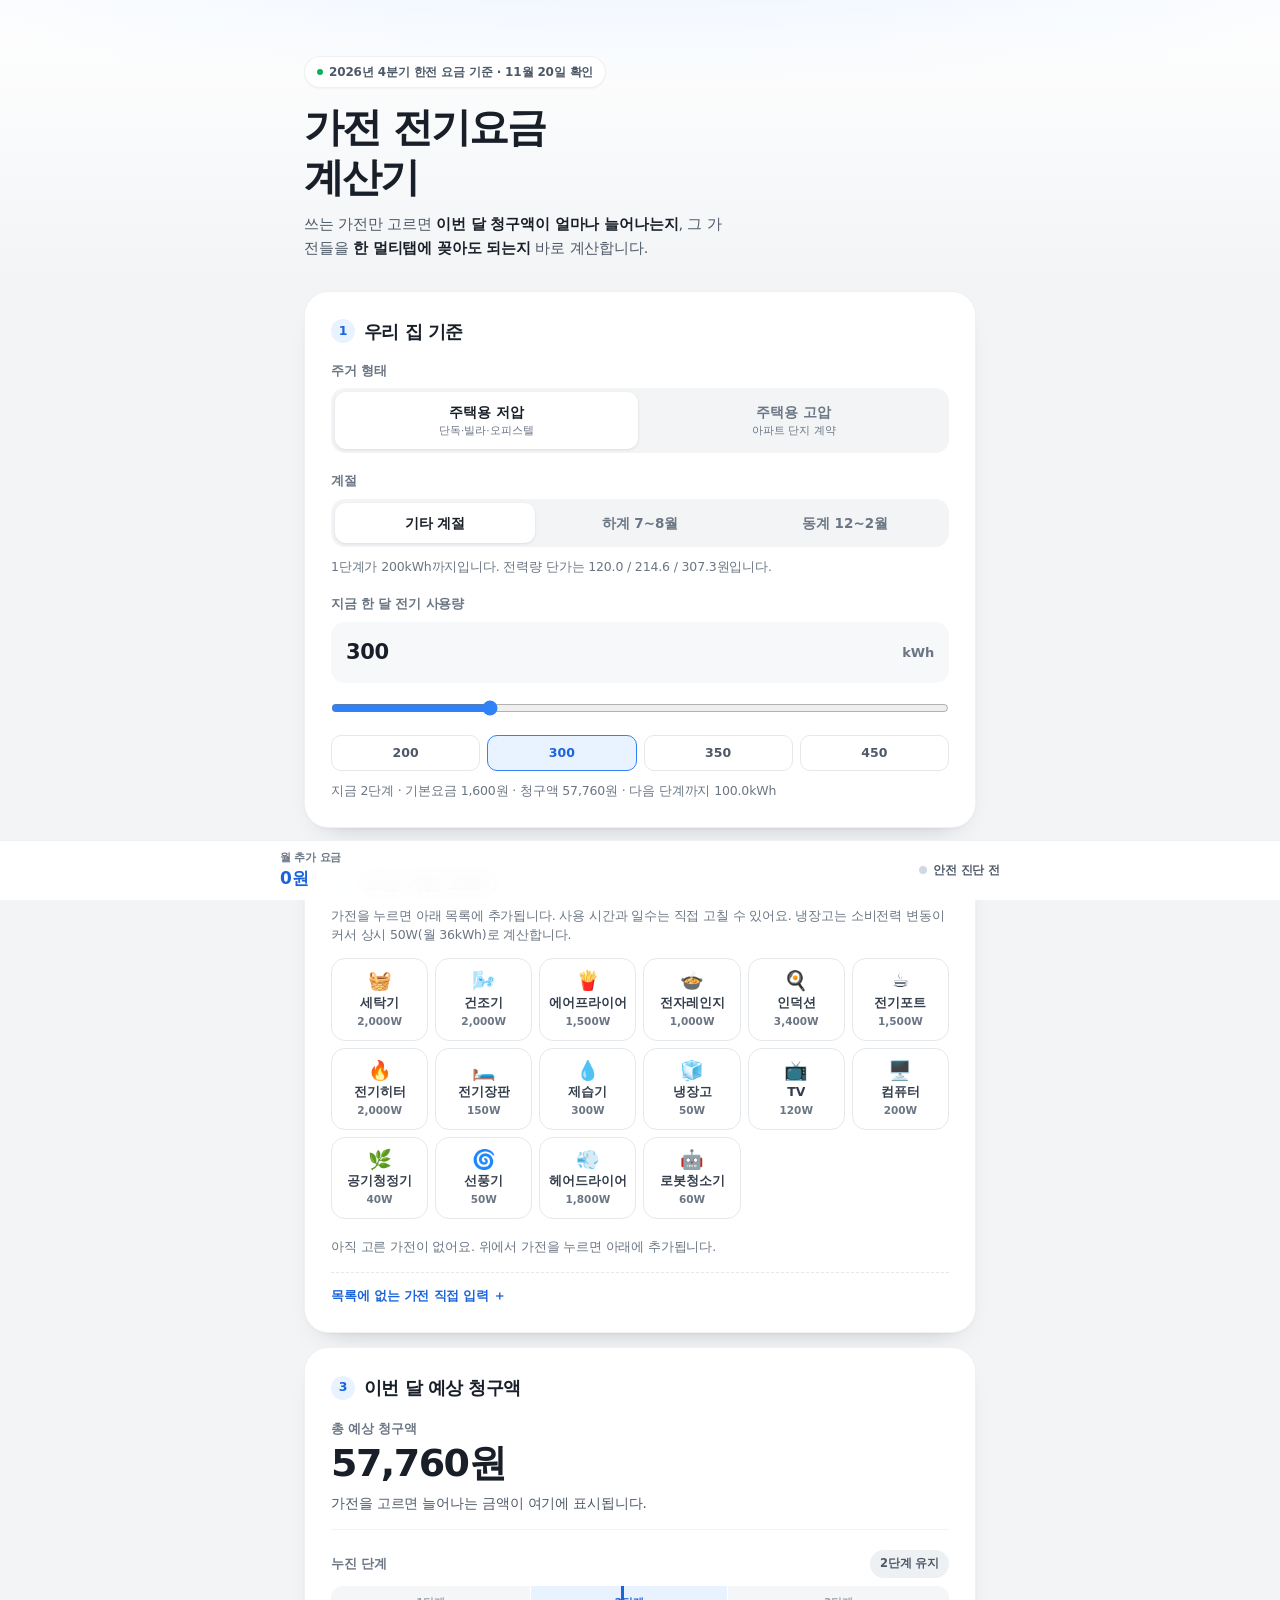
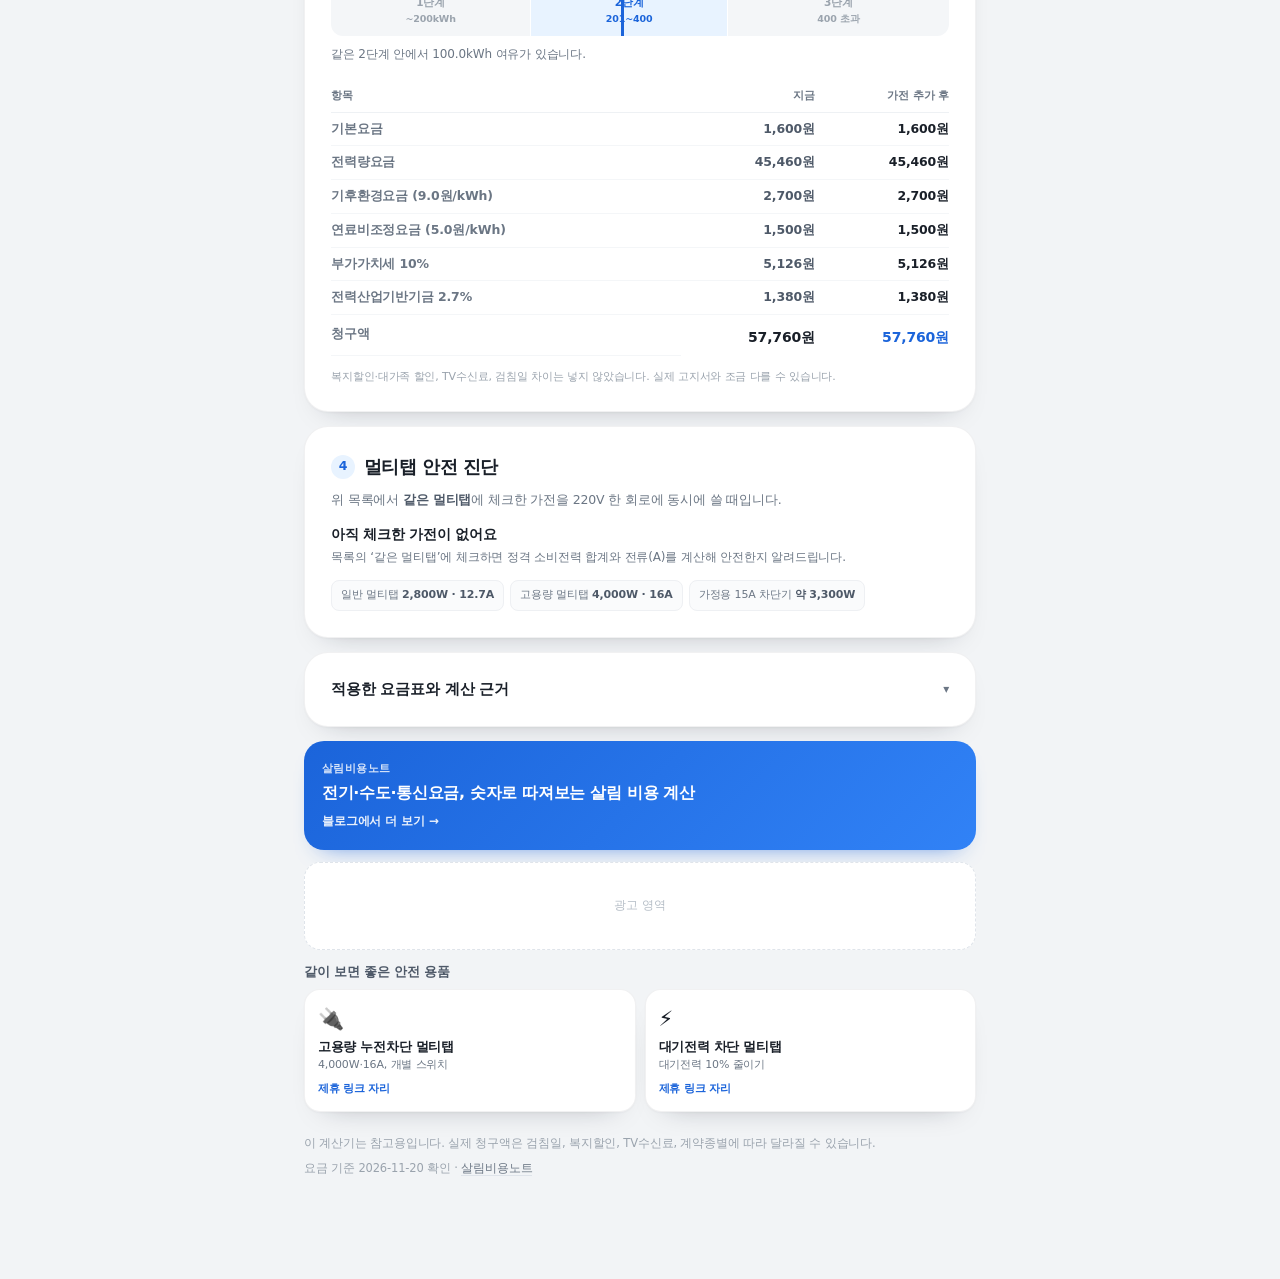
<file: index.html>
<!doctype html>
<html lang="ko">
<head>
<meta charset="utf-8" />
<meta name="viewport" content="width=device-width, initial-scale=1, viewport-fit=cover" />
<title>가전 전기요금 계산기 · 누진제 청구액과 멀티탭 용량 안전 진단</title>
<meta name="description" content="가전별 소비전력으로 한 달 전기 사용량과 주택용 누진제 청구액을 계산하고, 같은 멀티탭에 꽂았을 때 전류·용량이 안전한지 진단합니다. 2026년 4분기 한전 요금 기준." />
<meta name="theme-color" content="#f2f4f6" />
<meta property="og:type" content="website" />
<meta property="og:title" content="가전 전기요금 계산기 · 멀티탭 용량 안전 진단" />
<meta property="og:description" content="쓰는 가전만 고르면 이번 달 청구액이 얼마나 늘어나는지, 한 멀티탭에 꽂아도 되는지 바로 나옵니다." />
<link rel="stylesheet" href="style.css" />
</head>
<body>
<a class="skip-link" href="#calc">본문으로 바로가기</a>

<header class="hero">
  <div class="wrap">
    <p class="badge"><span class="badge-dot" aria-hidden="true"></span>2026년 4분기 한전 요금 기준 · 11월 20일 확인</p>
    <h1>가전 전기요금<br class="br-mobile" /> 계산기</h1>
    <p class="lede">쓰는 가전만 고르면 <strong>이번 달 청구액이 얼마나 늘어나는지</strong>, 그 가전들을 <strong>한 멀티탭에 꽂아도 되는지</strong> 바로 계산합니다.</p>
  </div>
</header>

<main class="wrap" id="calc">

  <!-- 1. 우리 집 기준 -->
  <section class="card" aria-labelledby="h-base">
    <div class="card-head">
      <span class="step" aria-hidden="true">1</span>
      <h2 id="h-base">우리 집 기준</h2>
    </div>

    <div class="field">
      <span class="field-label" id="label-type">주거 형태</span>
      <div class="segmented" role="group" aria-labelledby="label-type" id="type-seg">
        <button type="button" data-type="low" aria-pressed="true">
          <span class="seg-title">주택용 저압</span>
          <span class="seg-sub">단독·빌라·오피스텔</span>
        </button>
        <button type="button" data-type="high" aria-pressed="false">
          <span class="seg-title">주택용 고압</span>
          <span class="seg-sub">아파트 단지 계약</span>
        </button>
      </div>
    </div>

    <div class="field">
      <span class="field-label" id="label-season">계절</span>
      <div class="segmented" role="group" aria-labelledby="label-season" id="season-seg">
        <button type="button" data-season="other" aria-pressed="true">기타 계절</button>
        <button type="button" data-season="summer" aria-pressed="false">하계 7~8월</button>
        <button type="button" data-season="winter" aria-pressed="false">동계 12~2월</button>
      </div>
      <p class="hint" id="season-hint">1단계가 200kWh까지입니다.</p>
    </div>

    <div class="field">
      <label class="field-label" for="base-kwh">지금 한 달 전기 사용량</label>
      <div class="input-unit">
        <input id="base-kwh" type="number" inputmode="numeric" min="0" max="2000" step="10" value="300" />
        <span class="unit">kWh</span>
      </div>
      <input id="base-range" class="range" type="range" min="0" max="1200" step="10" value="300" aria-label="한 달 전기 사용량 조절" />
      <div class="quick-row" id="quick-row">
        <button type="button" data-kwh="200">200</button>
        <button type="button" data-kwh="300">300</button>
        <button type="button" data-kwh="350">350</button>
        <button type="button" data-kwh="450">450</button>
      </div>
      <p class="hint" id="base-hint"></p>
    </div>
  </section>

  <!-- 2. 가전 -->
  <section class="card" aria-labelledby="h-appliance">
    <div class="card-head">
      <span class="step" aria-hidden="true">2</span>
      <h2 id="h-appliance">쓰는 가전 고르기</h2>
    </div>
    <p class="hint hint-top">가전을 누르면 아래 목록에 추가됩니다. 사용 시간과 일수는 직접 고칠 수 있어요. 냉장고는 소비전력 변동이 커서 상시 50W(월 36kWh)로 계산합니다.</p>
    <div class="presets" id="presets"></div>

    <div class="selected" id="selected"></div>

    <details class="add-box">
      <summary>목록에 없는 가전 직접 입력</summary>
      <div class="add-grid">
        <label class="add-field add-name">이름
          <input id="new-name" type="text" maxlength="16" placeholder="예: 노트북 충전기" />
        </label>
        <label class="add-field">소비전력
          <span class="input-suffix"><input id="new-w" type="number" inputmode="numeric" min="1" max="8000" step="10" placeholder="65" /><span>W</span></span>
        </label>
        <label class="add-field">하루
          <span class="input-suffix"><input id="new-hours" type="number" inputmode="decimal" min="0.1" max="24" step="0.5" value="2" /><span>시간</span></span>
        </label>
        <label class="add-field">한 달
          <span class="input-suffix"><input id="new-days" type="number" inputmode="numeric" min="1" max="31" step="1" value="30" /><span>일</span></span>
        </label>
        <button type="button" class="btn-primary add-btn" id="add-btn">추가하기</button>
      </div>
      <p class="hint" id="add-hint" role="status" aria-live="polite"></p>
    </details>
  </section>

  <!-- 3. 결과 -->
  <section class="card result-card" id="result-card" aria-labelledby="h-result">
    <div class="card-head">
      <span class="step" aria-hidden="true">3</span>
      <h2 id="h-result">이번 달 예상 청구액</h2>
    </div>

    <div class="big-money">
      <span class="big-label">총 예상 청구액</span>
      <strong class="big-value" id="total-bill">—</strong>
      <p class="delta" id="delta"></p>
    </div>

    <div class="compare" id="compare" hidden>
      <div class="compare-row">
        <span>지금 사용량</span><strong id="compare-before">—</strong>
      </div>
      <div class="compare-row after">
        <span>가전 추가 후</span><strong id="compare-after">—</strong>
      </div>
      <div class="compare-bar"><span class="bar-before" id="bar-before"></span><span class="bar-after" id="bar-after"></span></div>
      <p class="compare-note" id="compare-note"></p>
    </div>

    <div class="tier-block">
      <div class="tier-head">
        <span class="field-label">누진 단계</span>
        <span class="tier-badge" id="tier-badge">—</span>
      </div>
      <div class="tier-track" id="tier-track">
        <div class="tier-zone z1" data-tier="1"><span>1단계</span><small id="z1-label"></small></div>
        <div class="tier-zone z2" data-tier="2"><span>2단계</span><small id="z2-label"></small></div>
        <div class="tier-zone z3" data-tier="3"><span>3단계</span><small id="z3-label"></small></div>
        <span class="tier-marker before" id="marker-before" title="지금 사용량"></span>
        <span class="tier-marker after" id="marker-after" title="가전 추가 후"></span>
      </div>
      <p class="tier-note" id="tier-note"></p>
    </div>

    <table class="breakdown">
      <caption class="sr-only">청구액 계산 내역</caption>
      <thead>
        <tr><th scope="col">항목</th><th scope="col">지금</th><th scope="col">가전 추가 후</th></tr>
      </thead>
      <tbody id="breakdown-body"></tbody>
    </table>
    <p class="fineprint">복지할인·대가족 할인, TV수신료, 검침일 차이는 넣지 않았습니다. 실제 고지서와 조금 다를 수 있습니다.</p>
  </section>

  <!-- 4. 멀티탭 안전 -->
  <section class="card safety-card" aria-labelledby="h-safety">
    <div class="card-head">
      <span class="step" aria-hidden="true">4</span>
      <h2 id="h-safety">멀티탭 안전 진단</h2>
    </div>
    <p class="hint hint-top">위 목록에서 <strong>같은 멀티탭</strong>에 체크한 가전을 220V 한 회로에 동시에 쓸 때입니다.</p>

    <div class="safety-empty" id="safety-empty">
      <p class="empty-title">아직 체크한 가전이 없어요</p>
      <p class="empty-desc">목록의 ‘같은 멀티탭’에 체크하면 정격 소비전력 합계와 전류(A)를 계산해 안전한지 알려드립니다.</p>
      <div class="limits">
        <span>일반 멀티탭 <strong>2,800W · 12.7A</strong></span>
        <span>고용량 멀티탭 <strong>4,000W · 16A</strong></span>
        <span>가정용 15A 차단기 <strong>약 3,300W</strong></span>
      </div>
    </div>

    <div class="safety-body" id="safety-body" hidden>
      <div class="safety-head">
        <div class="safety-numbers">
          <strong id="safety-watt">0 W</strong>
          <span id="safety-amp">0 A</span>
        </div>
        <span class="pill" id="safety-pill">안전</span>
      </div>

      <div class="gauge" role="img" aria-labelledby="gauge-desc">
        <div class="gauge-track">
          <span class="gauge-fill" id="gauge-fill"></span>
          <span class="gauge-mark" id="gauge-mark"></span>
        </div>
        <div class="gauge-scale">
          <span style="left:0">0</span>
          <span class="mid" style="left:62.2%">2,800W<br /><em>일반</em></span>
          <span class="mid" style="left:88.9%">4,000W<br /><em>고용량 상한</em></span>
        </div>
      </div>
      <p class="sr-only" id="gauge-desc"></p>

      <p class="safety-message" id="safety-message" role="status" aria-live="polite"></p>
      <ul class="tips" id="safety-tips"></ul>
      <div class="safety-items" id="safety-items"></div>
    </div>
  </section>

  <!-- 요금 근거 -->
  <details class="card basis" aria-labelledby="h-basis">
    <summary id="h-basis">적용한 요금표와 계산 근거</summary>
    <div class="basis-body">
      <p class="basis-lead">한국전력 「주택용 전력」 요금표(2023년 11월 9일 시행분이 2026년 11월 현재까지 현행)와 기본공급약관 제67조를 기준으로 계산합니다.</p>
      <div class="table-scroll">
        <table class="rate-table">
          <caption>주택용 전력 기본요금 · 전력량요금</caption>
          <thead>
            <tr><th scope="col">구분</th><th scope="col">1단계</th><th scope="col">2단계</th><th scope="col">3단계</th></tr>
          </thead>
          <tbody>
            <tr><th scope="row">저압 기본요금</th><td>910원</td><td>1,600원</td><td>7,300원</td></tr>
            <tr><th scope="row">저압 전력량</th><td>120.0원</td><td>214.6원</td><td>307.3원</td></tr>
            <tr><th scope="row">고압 기본요금</th><td>730원</td><td>1,260원</td><td>6,060원</td></tr>
            <tr><th scope="row">고압 전력량</th><td>105.0원</td><td>174.0원</td><td>242.3원</td></tr>
            <tr><th scope="row">구간(기타 계절)</th><td>~200kWh</td><td>201~400kWh</td><td>400kWh 초과</td></tr>
            <tr><th scope="row">구간(하계 7~8월)</th><td>~300kWh</td><td>301~450kWh</td><td>450kWh 초과</td></tr>
          </tbody>
        </table>
      </div>
      <ul class="basis-list">
        <li>기후환경요금 <strong>9.0원/kWh</strong> (2023년 1월 1일부터, 이후 변경 없음)</li>
        <li>연료비조정요금 <strong>+5.0원/kWh</strong> — 2026년 4분기(10~12월분). 한전이 산정한 필요단가는 7.3원이었으나 상한 ±5원이 적용됐습니다.</li>
        <li>부가가치세 <strong>10%</strong>, 전력산업기반기금 <strong>2.7%</strong>(2025년 7월 사용분부터, 그 전 3.2%) — 전기요금계 기준</li>
        <li>1,000kWh 초과분은 하계·동계에 슈퍼유저 요율(저압 736.2원, 고압 601.3원/kWh)이 적용됩니다.</li>
        <li>청구금액은 10원 미만 절사, 월 최저요금은 저압 1,000원입니다.</li>
      </ul>
      <p class="basis-src">출처: <a href="https://home.kepco.co.kr/kepco/front/html/CY/E/E/CYEEHP00101.html" target="_blank" rel="noopener">한전 전기요금표</a> · <a href="https://www.kepco.co.kr/home/media/newsroom/notice/boardView.do?boardMngNo=14&amp;boardNo=2759" target="_blank" rel="noopener">2026년 4분기 연료비조정단가 공지</a> · <a href="https://www.easylaw.go.kr/CSP/IssueQaRetrieve.laf?issueqaSeq=407" target="_blank" rel="noopener">법제처 생활법령(기본공급약관 제67조)</a></p>
    </div>
  </details>

  <!-- 수익화 · 블로그 연동 -->
  <section class="promo" aria-label="살림비용노트와 안전 용품">
    <a class="blog-card" href="https://salimcostnote.blogspot.com/" target="_blank" rel="noopener">
      <span class="blog-kicker">살림비용노트</span>
      <span class="blog-title">전기·수도·통신요금, 숫자로 따져보는 살림 비용 계산</span>
      <span class="blog-more">블로그에서 더 보기 →</span>
    </a>

    <!-- 광고 슬롯: 애드센스 승인 후 이 div 안에 광고 코드를 넣으면 됩니다. -->
    <div class="ad-slot" data-slot="ad-1" aria-hidden="true">
      <span>광고 영역</span>
    </div>

    <div class="affiliate">
      <p class="affiliate-title">같이 보면 좋은 안전 용품</p>
      <div class="affiliate-grid">
        <!-- 제휴 링크 자리: href에 쿠팡 파트너스·네이버 쇼핑 커넥트 링크를 넣으세요. -->
        <a class="affiliate-card" href="#" data-slot="affiliate-1">
          <span class="aff-thumb" aria-hidden="true">🔌</span>
          <span class="aff-name">고용량 누전차단 멀티탭</span>
          <span class="aff-desc">4,000W·16A, 개별 스위치</span>
          <span class="aff-cta">제휴 링크 자리</span>
        </a>
        <a class="affiliate-card" href="#" data-slot="affiliate-2">
          <span class="aff-thumb" aria-hidden="true">⚡</span>
          <span class="aff-name">대기전력 차단 멀티탭</span>
          <span class="aff-desc">대기전력 10% 줄이기</span>
          <span class="aff-cta">제휴 링크 자리</span>
        </a>
      </div>
    </div>
  </section>
</main>

<footer class="footer">
  <div class="wrap">
    <p>이 계산기는 참고용입니다. 실제 청구액은 검침일, 복지할인, TV수신료, 계약종별에 따라 달라질 수 있습니다.</p>
    <p class="footer-meta">요금 기준 2026-11-20 확인 · <a href="https://salimcostnote.blogspot.com/" target="_blank" rel="noopener">살림비용노트</a></p>
  </div>
</footer>

<div class="sticky" id="sticky">
  <div class="sticky-inner">
    <div class="sticky-money">
      <span>월 추가 요금</span>
      <strong id="sticky-delta">0원</strong>
    </div>
    <div class="sticky-safety">
      <span class="dot" id="sticky-dot" aria-hidden="true"></span>
      <span id="sticky-safety">안전 진단 전</span>
    </div>
  </div>
</div>

<noscript>
  <p class="noscript">이 계산기는 자바스크립트로 동작합니다. 브라우저에서 자바스크립트를 켜 주세요.</p>
</noscript>

<script src="tariff.js"></script>
<script src="app.js"></script>
</body>
</html>
</file>
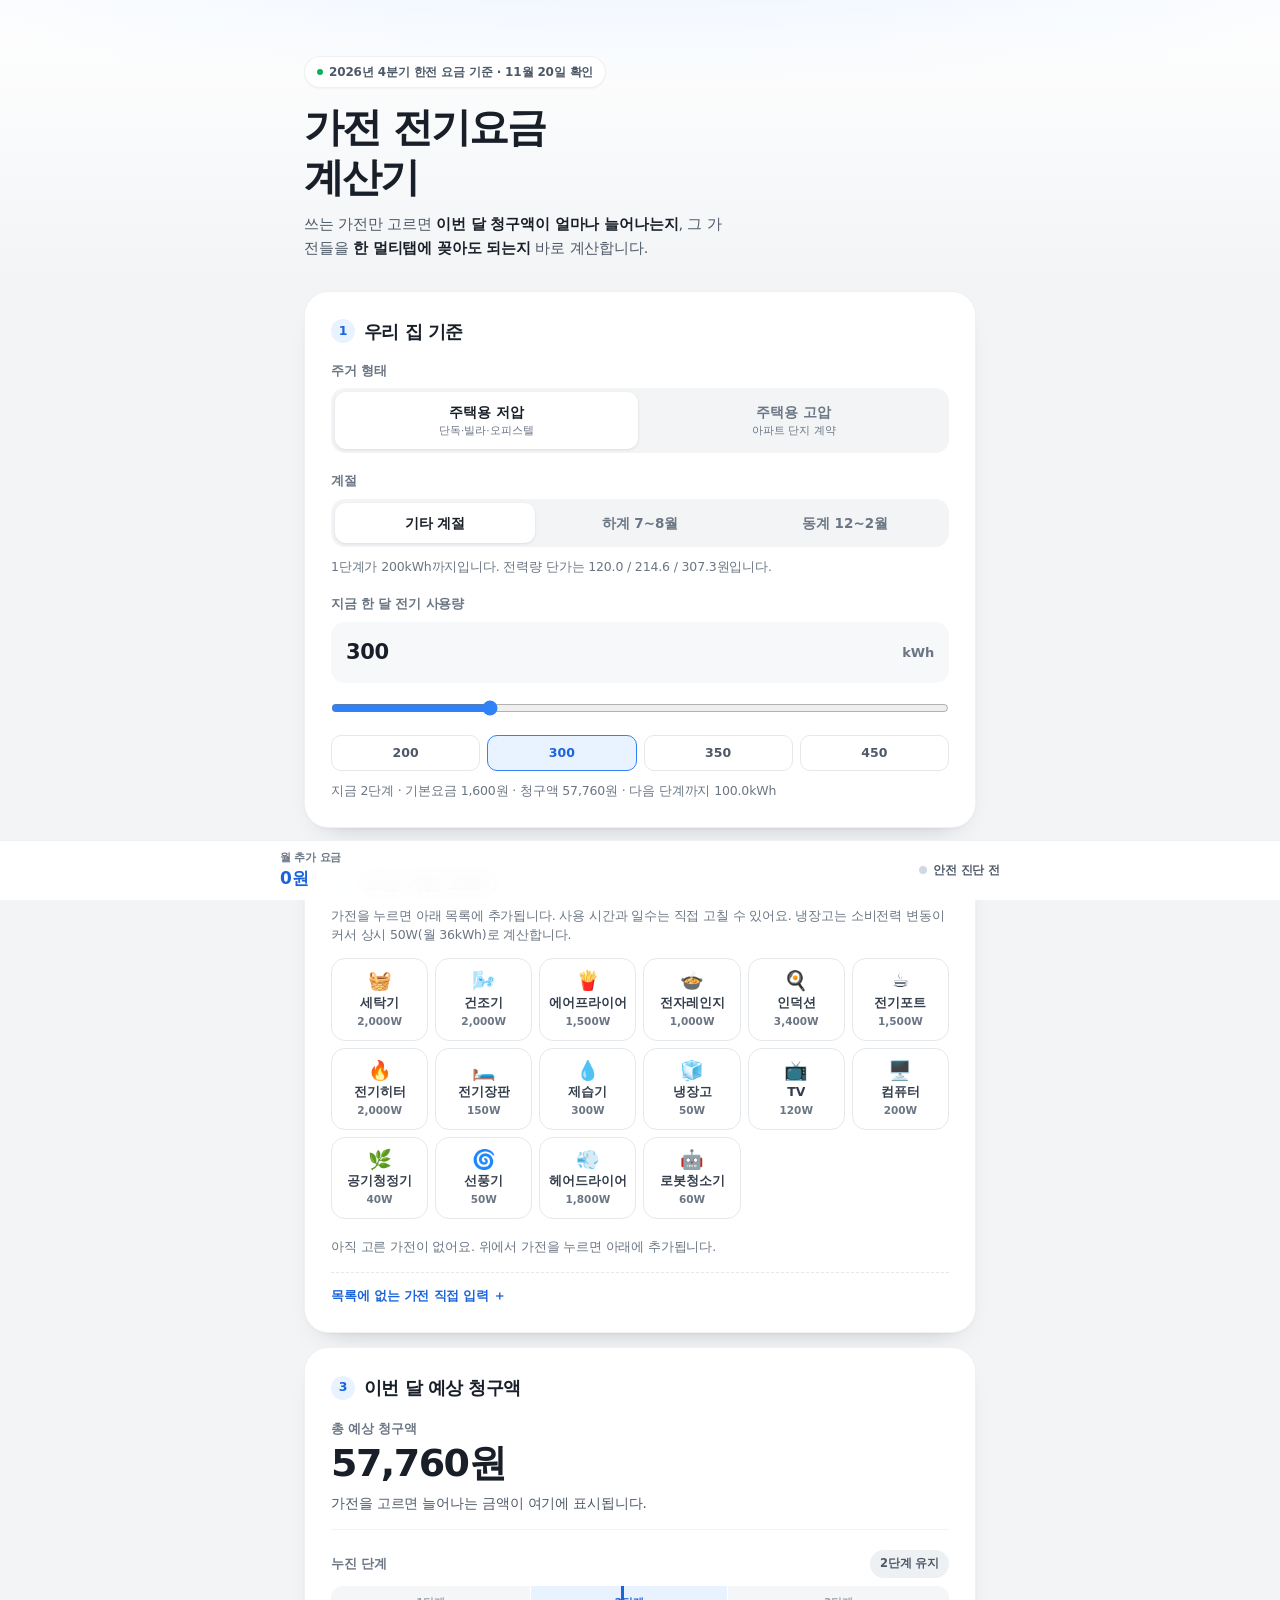
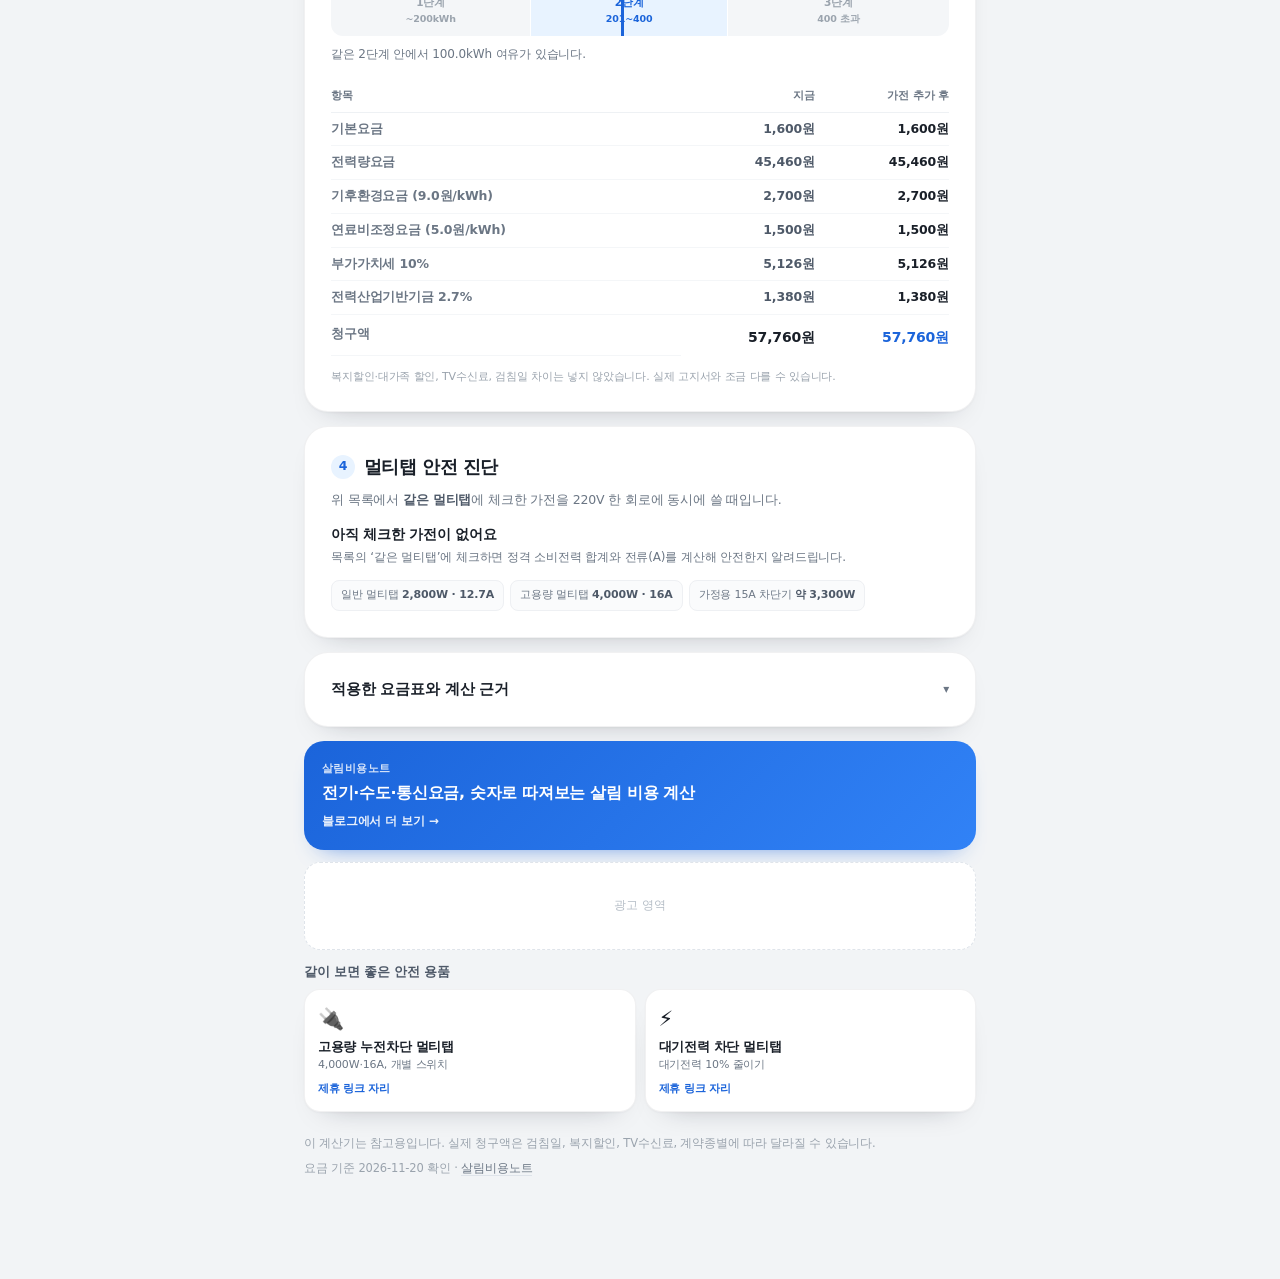
<file: embed.html>
<!doctype html>
<html lang="ko">
<head>
<meta charset="utf-8" />
<meta name="viewport" content="width=device-width, initial-scale=1, viewport-fit=cover" />
<title>가전 전기요금 계산기 · 누진제 청구액과 멀티탭 용량 안전 진단</title>
<meta name="description" content="가전별 소비전력으로 한 달 전기 사용량과 주택용 누진제 청구액을 계산하고, 같은 멀티탭에 꽂았을 때 전류·용량이 안전한지 진단합니다. 2026년 4분기 한전 요금 기준." />
<meta name="theme-color" content="#f2f4f6" />
<meta property="og:type" content="website" />
<meta property="og:title" content="가전 전기요금 계산기 · 멀티탭 용량 안전 진단" />
<meta property="og:description" content="쓰는 가전만 고르면 이번 달 청구액이 얼마나 늘어나는지, 한 멀티탭에 꽂아도 되는지 바로 나옵니다." />
<style>
/* 가전 전기요금 계산기 — 외부 의존성 없는 단일 스타일시트 */

:root {
  --bg: #f2f4f6;
  --card: #ffffff;
  --text: #191f28;
  --text-sub: #4e5968;
  --text-weak: #6b7684;
  --line: rgba(17, 24, 39, 0.06);
  --blue: #3182f6;
  --blue-deep: #1b64da;
  --blue-weak: #e8f3ff;
  --green: #0ab05e;
  --amber: #ff9500;
  --red: #f04452;
  --radius: 22px;
  --shadow: 0 1px 2px rgba(17, 24, 39, 0.03), 0 14px 30px -22px rgba(17, 24, 39, 0.35);
}

* { box-sizing: border-box; }

html { -webkit-text-size-adjust: 100%; }

body {
  margin: 0;
  background: var(--bg);
  color: var(--text);
  font-family: -apple-system, BlinkMacSystemFont, "Apple SD Gothic Neo", "Pretendard",
    "Noto Sans KR", "Malgun Gothic", "맑은 고딕", system-ui, sans-serif;
  font-size: 15px;
  line-height: 1.5;
  letter-spacing: -0.01em;
  -webkit-font-smoothing: antialiased;
}

.wrap {
  width: 100%;
  max-width: 720px;
  margin: 0 auto;
  padding: 0 16px;
}

.sr-only {
  position: absolute;
  width: 1px; height: 1px;
  padding: 0; margin: -1px;
  overflow: hidden;
  clip: rect(0 0 0 0);
  white-space: nowrap;
  border: 0;
}

.skip-link {
  position: absolute;
  left: -9999px;
  top: 0;
  background: #fff;
  padding: 12px 16px;
  border-radius: 0 0 12px 0;
  z-index: 50;
}
.skip-link:focus { left: 0; }

/* ── 히어로 ─────────────────────────────────────────── */
.hero {
  padding: 40px 0 22px;
  background:
    radial-gradient(120% 80% at 50% -20%, #e9f2ff 0%, rgba(233, 242, 255, 0) 60%),
    linear-gradient(180deg, #ffffff 0%, var(--bg) 100%);
}
.badge {
  display: inline-flex;
  align-items: center;
  gap: 6px;
  margin: 0 0 14px;
  padding: 6px 12px;
  border-radius: 999px;
  background: #fff;
  border: 1px solid var(--line);
  box-shadow: 0 1px 2px rgba(17, 24, 39, 0.04);
  font-size: 12px;
  font-weight: 600;
  color: var(--text-sub);
}
.badge-dot {
  width: 6px; height: 6px;
  border-radius: 50%;
  background: var(--green);
}
.hero h1 {
  margin: 0 0 10px;
  font-size: clamp(29px, 8vw, 40px);
  line-height: 1.26;
  font-weight: 800;
  letter-spacing: -0.045em;
}
.lede {
  margin: 0;
  font-size: 14.5px;
  line-height: 1.65;
  color: var(--text-sub);
  max-width: 46ch;
}
.lede strong { color: var(--text); font-weight: 700; }
.br-mobile { display: inline; }

/* ── 카드 ───────────────────────────────────────────── */
.card {
  background: var(--card);
  border: 1px solid var(--line);
  border-radius: var(--radius);
  padding: 20px 17px;
  margin-bottom: 12px;
  box-shadow: var(--shadow);
}
.card-head {
  display: flex;
  align-items: center;
  gap: 9px;
  margin-bottom: 16px;
}
.step {
  flex: none;
  display: grid;
  place-items: center;
  width: 24px; height: 24px;
  border-radius: 50%;
  background: var(--blue-weak);
  color: var(--blue-deep);
  font-size: 12.5px;
  font-weight: 800;
}
.card h2 {
  margin: 0;
  font-size: 18px;
  font-weight: 800;
  letter-spacing: -0.03em;
}

.field { margin-bottom: 18px; }
.field:last-child { margin-bottom: 0; }
.field-label {
  display: block;
  margin-bottom: 8px;
  font-size: 13px;
  font-weight: 700;
  color: var(--text-weak);
}

/* 세그먼트 컨트롤 */
.segmented {
  display: flex;
  gap: 5px;
  padding: 4px;
  background: #f2f4f6;
  border-radius: 14px;
}
.segmented button {
  flex: 1;
  display: flex;
  flex-direction: column;
  align-items: center;
  gap: 1px;
  padding: 10px 6px;
  border: 0;
  border-radius: 11px;
  background: transparent;
  color: var(--text-weak);
  font: inherit;
  font-size: 13.5px;
  font-weight: 700;
  cursor: pointer;
  transition: background 0.15s ease, color 0.15s ease, box-shadow 0.15s ease;
}
.segmented button[aria-pressed="true"] {
  background: #fff;
  color: var(--text);
  box-shadow: 0 1px 3px rgba(17, 24, 39, 0.1);
}
.seg-title { font-size: 13.5px; }
.seg-sub { font-size: 10.5px; font-weight: 500; color: var(--text-weak); }
.segmented button[aria-pressed="true"] .seg-sub { color: #6b7684; }

/* 숫자 입력 */
.input-unit {
  display: flex;
  align-items: center;
  gap: 6px;
  padding: 0 14px;
  background: #f7f8fa;
  border: 1px solid transparent;
  border-radius: 14px;
  transition: background 0.15s ease, border-color 0.15s ease;
}
.input-unit:focus-within { background: #fff; border-color: var(--blue); }
.input-unit input {
  flex: 1;
  min-width: 0;
  padding: 14px 0;
  border: 0;
  background: transparent;
  color: var(--text);
  font: inherit;
  font-size: 21px;
  font-weight: 800;
  letter-spacing: -0.02em;
  font-variant-numeric: tabular-nums;
}
.input-unit input:focus { outline: none; }
.input-unit .unit { font-size: 13px; font-weight: 700; color: var(--text-weak); }

input[type="number"] { -moz-appearance: textfield; }
input[type="number"]::-webkit-outer-spin-button,
input[type="number"]::-webkit-inner-spin-button { -webkit-appearance: none; margin: 0; }

.range {
  width: 100%;
  margin: 14px 0 0;
  accent-color: var(--blue);
  height: 22px;
}
.quick-row {
  display: flex;
  gap: 7px;
  margin-top: 8px;
}
.quick-row button {
  flex: 1;
  padding: 8px 0;
  border: 1px solid #e5e8eb;
  border-radius: 10px;
  background: #fff;
  color: var(--text-sub);
  font: inherit;
  font-size: 12.5px;
  font-weight: 700;
  cursor: pointer;
}
.quick-row button[aria-pressed="true"] {
  border-color: var(--blue);
  background: var(--blue-weak);
  color: var(--blue-deep);
}

.hint {
  margin: 10px 0 0;
  font-size: 12.5px;
  line-height: 1.55;
  color: var(--text-weak);
}
.hint strong { color: var(--text-sub); }
.hint-top { margin: -6px 0 14px; }

/* ── 가전 프리셋 ────────────────────────────────────── */
.presets {
  display: grid;
  grid-template-columns: repeat(auto-fill, minmax(88px, 1fr));
  gap: 7px;
}
.preset {
  display: flex;
  flex-direction: column;
  align-items: center;
  gap: 1px;
  padding: 9px 4px 10px;
  border: 1px solid #e5e8eb;
  border-radius: 14px;
  background: #fff;
  color: #333d4b;
  font: inherit;
  font-size: 12.5px;
  font-weight: 700;
  cursor: pointer;
  transition: border-color 0.15s ease, background 0.15s ease, color 0.15s ease;
}
.preset:hover { border-color: #cfd8e3; }
.preset:active { transform: scale(0.98); }
.preset[aria-pressed="true"] {
  border-color: var(--blue);
  background: var(--blue-weak);
  color: var(--blue-deep);
}
.p-emoji { font-size: 19px; line-height: 1.3; }
.p-name { white-space: nowrap; overflow: hidden; text-overflow: ellipsis; max-width: 100%; }
.p-w { font-size: 10.5px; font-weight: 600; color: var(--text-weak); }
.preset[aria-pressed="true"] .p-w { color: var(--blue-deep); opacity: 0.8; }

/* 선택한 가전 */
.selected {
  display: flex;
  flex-direction: column;
  gap: 9px;
  margin-top: 14px;
}
.item {
  padding: 12px 12px 10px;
  border: 1px solid #eef0f3;
  border-radius: 16px;
  background: #fcfdfe;
}
.item-head {
  display: flex;
  align-items: center;
  gap: 7px;
}
.item-emoji { font-size: 17px; }
.item-name {
  flex: 1;
  min-width: 0;
  font-size: 14px;
  font-weight: 700;
  display: flex;
  align-items: baseline;
  gap: 6px;
  overflow: hidden;
}
.item-name > span { overflow: hidden; text-overflow: ellipsis; white-space: nowrap; }
.item-name small { flex: none; font-size: 11px; font-weight: 600; color: var(--text-weak); }
.item-remove {
  flex: none;
  width: 26px; height: 26px;
  display: grid;
  place-items: center;
  border: 0;
  border-radius: 50%;
  background: #f2f4f6;
  color: #8b95a1;
  font-size: 15px;
  line-height: 1;
  cursor: pointer;
}
.item-remove:hover { background: #e8ebee; color: #4e5968; }

.item-controls {
  display: grid;
  grid-template-columns: repeat(3, 1fr);
  gap: 7px;
  margin-top: 9px;
}
.item-controls label {
  display: flex;
  flex-direction: column;
  gap: 3px;
  font-size: 10.5px;
  font-weight: 600;
  color: var(--text-weak);
}
.item-controls input {
  width: 100%;
  padding: 8px 9px;
  border: 1px solid #e5e8eb;
  border-radius: 10px;
  background: #fff;
  color: var(--text);
  font: inherit;
  font-size: 14px;
  font-weight: 700;
  font-variant-numeric: tabular-nums;
}
.item-controls input:focus { outline: none; border-color: var(--blue); }

.item-foot {
  display: flex;
  align-items: center;
  gap: 8px;
  margin-top: 9px;
  font-size: 12px;
}
.check {
  display: inline-flex;
  align-items: center;
  gap: 5px;
  font-size: 12px;
  font-weight: 600;
  color: var(--text-sub);
  cursor: pointer;
}
.check input { width: 15px; height: 15px; accent-color: var(--blue); margin: 0; }
.item-kwh { margin-left: auto; color: var(--text-weak); font-variant-numeric: tabular-nums; }
.item-cost { font-weight: 800; color: var(--blue-deep); font-variant-numeric: tabular-nums; }

/* 직접 입력 */
.add-box {
  margin-top: 16px;
  padding-top: 14px;
  border-top: 1px dashed #e5e8eb;
}
.add-box summary {
  font-size: 12.5px;
  font-weight: 700;
  color: var(--blue-deep);
  cursor: pointer;
  list-style: none;
}
.add-box summary::-webkit-details-marker { display: none; }
.add-box summary::after { content: " ＋"; }
.add-box[open] summary::after { content: " −"; }
.add-grid {
  display: grid;
  grid-template-columns: 1fr 1fr;
  gap: 8px;
  margin-top: 12px;
}
.add-field {
  display: flex;
  flex-direction: column;
  gap: 4px;
  font-size: 10.5px;
  font-weight: 600;
  color: var(--text-weak);
}
.add-name { grid-column: span 2; }
.add-field > input {
  padding: 9px 10px;
  border: 1px solid #e5e8eb;
  border-radius: 10px;
  background: #fff;
  font: inherit;
  font-size: 13.5px;
  font-weight: 600;
  color: var(--text);
}
.add-field > input:focus { outline: none; border-color: var(--blue); }
.input-suffix {
  display: flex;
  align-items: center;
  gap: 4px;
  padding: 0 9px;
  border: 1px solid #e5e8eb;
  border-radius: 10px;
  background: #fff;
}
.input-suffix:focus-within { border-color: var(--blue); }
.input-suffix input {
  width: 100%;
  min-width: 0;
  padding: 9px 0;
  border: 0;
  background: transparent;
  font: inherit;
  font-size: 13.5px;
  font-weight: 700;
  color: var(--text);
}
.input-suffix input:focus { outline: none; }
.input-suffix span { flex: none; font-size: 10.5px; color: var(--text-weak); }
.btn-primary {
  padding: 12px;
  border: 0;
  border-radius: 12px;
  background: var(--blue);
  color: #fff;
  font: inherit;
  font-size: 14px;
  font-weight: 800;
  cursor: pointer;
}
.btn-primary:hover { background: #2b74e0; }
.add-btn { grid-column: span 2; }

/* ── 결과 ───────────────────────────────────────────── */
.big-money {
  padding-bottom: 16px;
  border-bottom: 1px solid #f2f4f6;
}
.big-label { font-size: 12.5px; font-weight: 700; color: var(--text-weak); }
.big-value {
  display: block;
  margin-top: 2px;
  font-size: clamp(30px, 9vw, 38px);
  font-weight: 800;
  letter-spacing: -0.04em;
  line-height: 1.15;
  font-variant-numeric: tabular-nums;
}
.delta {
  margin: 7px 0 0;
  font-size: 13.5px;
  color: var(--text-sub);
  font-variant-numeric: tabular-nums;
}
.delta strong { color: var(--blue-deep); font-weight: 800; }
.delta.up strong { color: var(--red); }

.compare { margin-top: 16px; }
.compare-row {
  display: flex;
  justify-content: space-between;
  padding: 3px 0;
  font-size: 12.5px;
  color: var(--text-weak);
}
.compare-row strong { color: var(--text-sub); font-variant-numeric: tabular-nums; }
.compare-row.after strong { color: var(--blue-deep); font-weight: 800; }
.compare-bar {
  position: relative;
  height: 9px;
  margin: 10px 0 6px;
  border-radius: 999px;
  background: #eef1f4;
  overflow: hidden;
}
.bar-after {
  position: absolute;
  left: 0; top: 0; bottom: 0;
  width: 60%;
  background: #b9d5ff;
  z-index: 1;
}
.bar-before {
  position: absolute;
  left: 0; top: 0; bottom: 0;
  width: 50%;
  background: #8b95a1;
  z-index: 2;
}
.compare-note { margin: 0; font-size: 11.5px; color: var(--text-weak); }

.tier-block { margin-top: 20px; }
.tier-head {
  display: flex;
  align-items: center;
  justify-content: space-between;
  margin-bottom: 8px;
}
.tier-head .field-label { margin: 0; }
.tier-badge {
  padding: 5px 10px;
  border-radius: 999px;
  background: #eef1f4;
  color: var(--text-sub);
  font-size: 11.5px;
  font-weight: 800;
}
.tier-badge.rise { background: #ffeaec; color: #d93a45; }
.tier-badge.high { background: #fff2e5; color: #c9780a; }

.tier-track {
  position: relative;
  display: flex;
  height: 50px;
  border-radius: 12px;
  overflow: hidden;
  background: #f4f6f8;
}
.tier-zone {
  display: flex;
  flex-direction: column;
  align-items: center;
  justify-content: center;
  gap: 1px;
  border-right: 1px solid #fff;
  font-size: 10.5px;
  font-weight: 700;
  color: #9aa3ad;
}
.tier-zone:last-of-type { border-right: 0; }
.tier-zone small { font-size: 9.5px; font-weight: 600; }
.tier-zone.active { background: var(--blue-weak); color: var(--blue-deep); }
.tier-marker {
  position: absolute;
  top: 0; bottom: 0;
  width: 2px;
  background: #b0b8c1;
  z-index: 3;
}
.tier-marker.before { background: #9aa3ad; z-index: 3; }
.tier-marker.after { width: 3px; background: var(--blue-deep); z-index: 4; }
.tier-note {
  margin: 9px 0 0;
  font-size: 12px;
  line-height: 1.55;
  color: var(--text-weak);
}

.breakdown {
  width: 100%;
  margin-top: 18px;
  border-collapse: collapse;
  font-size: 12.5px;
  font-variant-numeric: tabular-nums;
}
.breakdown th,
.breakdown td {
  padding: 7px 0;
  border-bottom: 1px solid #f4f6f8;
  text-align: right;
  font-weight: 600;
  color: var(--text-sub);
}
.breakdown thead th {
  font-size: 11px;
  font-weight: 700;
  color: var(--text-weak);
  border-bottom: 1px solid #eef1f4;
}
.breakdown th:first-child,
.breakdown td:first-child {
  text-align: left;
  font-weight: 600;
  color: var(--text-weak);
}
.breakdown td.after-col { color: var(--text); font-weight: 700; }
.breakdown tbody tr.total td {
  padding-top: 12px;
  border-bottom: 0;
  color: var(--text);
  font-weight: 800;
  font-size: 14px;
}
.breakdown tbody tr.total td.after-col { color: var(--blue-deep); }
.fineprint {
  margin: 12px 0 0;
  font-size: 11px;
  line-height: 1.6;
  color: #9aa3ad;
}

/* ── 멀티탭 안전 ────────────────────────────────────── */
.safety-head {
  display: flex;
  align-items: center;
  justify-content: space-between;
  gap: 10px;
}
.safety-numbers strong {
  font-size: 25px;
  font-weight: 800;
  letter-spacing: -0.03em;
  font-variant-numeric: tabular-nums;
}
.safety-numbers span {
  margin-left: 6px;
  font-size: 13.5px;
  font-weight: 700;
  color: var(--text-weak);
  font-variant-numeric: tabular-nums;
}
.pill {
  flex: none;
  padding: 7px 14px;
  border-radius: 999px;
  background: #e7f7ef;
  color: #059a55;
  font-size: 12.5px;
  font-weight: 800;
}
.pill.warn { background: #fff4e6; color: #c9780a; }
.pill.danger { background: #ffeaec; color: #d93a45; }

.gauge { margin-top: 18px; }
.gauge-track {
  position: relative;
  height: 13px;
  border-radius: 999px;
  background: linear-gradient(
    90deg,
    #d5f2e3 0 49.8%,
    #ffe6bf 49.8% 62.2%,
    #ffd2d7 62.2% 88.9%,
    #f7b0b7 88.9% 100%
  );
}
.gauge-fill {
  position: absolute;
  left: 0; top: 0; bottom: 0;
  width: 0;
  border-radius: 999px;
  background: rgba(25, 31, 40, 0.12);
  transition: width 0.2s ease;
}
.gauge-mark {
  position: absolute;
  top: -4px; bottom: -4px;
  width: 3px;
  margin-left: -1.5px;
  border-radius: 2px;
  background: var(--text);
  left: 0;
  transition: left 0.2s ease;
}
.gauge-scale {
  position: relative;
  height: 26px;
  margin-top: 8px;
  font-size: 10px;
  font-weight: 600;
  color: #9aa3ad;
}
.gauge-scale span {
  position: absolute;
  top: 0;
  line-height: 1.35;
  white-space: nowrap;
}
.gauge-scale span.mid { transform: translateX(-50%); text-align: center; }
.gauge-scale span.end { transform: translateX(-100%); text-align: right; }
.gauge-scale em { font-style: normal; color: #b6bec7; font-weight: 500; }
.safety-message {
  margin: 15px 0 0;
  font-size: 13.5px;
  font-weight: 700;
  line-height: 1.55;
  color: var(--text);
}
.tips {
  margin: 9px 0 0;
  padding-left: 17px;
  font-size: 12px;
  line-height: 1.65;
  color: var(--text-sub);
}
.tips li { margin-bottom: 2px; }
.safety-items {
  display: flex;
  flex-wrap: wrap;
  gap: 6px;
  margin-top: 13px;
}
.safety-items span {
  padding: 5px 9px;
  border-radius: 8px;
  background: #f2f4f6;
  color: var(--text-sub);
  font-size: 11px;
  font-weight: 600;
}
.empty-title { margin: 0 0 4px; font-size: 13.5px; font-weight: 700; }
.empty-desc { margin: 0; font-size: 12px; line-height: 1.6; color: var(--text-weak); }
.limits { display: flex; flex-wrap: wrap; gap: 6px; margin-top: 13px; }
.limits span {
  padding: 6px 9px;
  border: 1px solid #eef0f3;
  border-radius: 8px;
  background: #fafbfc;
  color: var(--text-weak);
  font-size: 11px;
}
.limits strong { color: var(--text-sub); }

/* ── 요금 근거 ──────────────────────────────────────── */
.basis summary {
  font-size: 14.5px;
  font-weight: 800;
  cursor: pointer;
  list-style: none;
  display: flex;
  align-items: center;
  justify-content: space-between;
}
.basis summary::-webkit-details-marker { display: none; }
.basis summary::after { content: "▾"; color: var(--text-weak); font-size: 12px; }
.basis[open] summary::after { content: "▴"; }
.basis-body { margin-top: 14px; }
.basis-lead { margin: 0 0 12px; font-size: 12.5px; line-height: 1.6; color: var(--text-sub); }
.table-scroll { overflow-x: auto; }
.rate-table {
  width: 100%;
  min-width: 420px;
  border-collapse: collapse;
  font-size: 11.5px;
  font-variant-numeric: tabular-nums;
}
.rate-table caption {
  caption-side: top;
  text-align: left;
  padding-bottom: 6px;
  font-size: 11px;
  color: var(--text-weak);
}
.rate-table th,
.rate-table td {
  padding: 7px 8px;
  border: 1px solid #eef1f4;
  text-align: center;
  color: var(--text-sub);
}
.rate-table thead th { background: #f7f8fa; font-weight: 700; color: var(--text-weak); }
.rate-table tbody th { text-align: left; font-weight: 600; color: var(--text-weak); white-space: nowrap; }
.basis-list {
  margin: 14px 0 0;
  padding-left: 17px;
  font-size: 12px;
  line-height: 1.7;
  color: var(--text-sub);
}
.basis-list strong { color: var(--text); }
.basis-src { margin: 12px 0 0; font-size: 11px; line-height: 1.7; color: var(--text-weak); word-break: keep-all; }
.basis-src a { color: var(--blue-deep); text-decoration: none; border-bottom: 1px solid #cfe0f8; }

/* ── 프로모션 ──────────────────────────────────────── */
.promo { margin-top: 2px; }
.blog-card {
  display: flex;
  flex-direction: column;
  gap: 3px;
  margin-bottom: 12px;
  padding: 20px 18px;
  border-radius: 20px;
  background: linear-gradient(135deg, #1b64da 0%, #3182f6 100%);
  color: #fff;
  text-decoration: none;
  box-shadow: 0 12px 24px -18px rgba(27, 100, 218, 0.9);
}
.blog-kicker { font-size: 11px; font-weight: 800; letter-spacing: 0.04em; opacity: 0.82; }
.blog-title { font-size: 16px; font-weight: 800; line-height: 1.45; letter-spacing: -0.02em; }
.blog-more { margin-top: 5px; font-size: 12px; font-weight: 600; opacity: 0.9; }

.ad-slot {
  display: grid;
  place-items: center;
  min-height: 88px;
  margin-bottom: 12px;
  border: 1px dashed #dfe4ea;
  border-radius: 16px;
  background: #fff;
  color: #b6bec7;
  font-size: 11.5px;
  letter-spacing: 0.02em;
}

.affiliate-title { margin: 0 0 8px; font-size: 13px; font-weight: 800; color: var(--text-sub); }
.affiliate-grid { display: grid; grid-template-columns: 1fr 1fr; gap: 9px; }
.affiliate-card {
  display: flex;
  flex-direction: column;
  gap: 1px;
  padding: 14px 13px;
  border: 1px solid var(--line);
  border-radius: 16px;
  background: #fff;
  color: inherit;
  text-decoration: none;
  box-shadow: var(--shadow);
}
.aff-thumb { font-size: 21px; }
.aff-name { font-size: 13px; font-weight: 800; letter-spacing: -0.02em; }
.aff-desc { font-size: 11px; color: var(--text-weak); line-height: 1.45; }
.aff-cta { margin-top: 7px; font-size: 10.5px; font-weight: 800; color: var(--blue-deep); }

/* ── 푸터 / 고정 바 ────────────────────────────────── */
.footer { padding: 22px 0 104px; }
.footer p { margin: 0 0 6px; font-size: 11.5px; line-height: 1.6; color: #9aa3ad; }
.footer-meta { font-size: 11px; }
.footer a { color: var(--text-weak); text-decoration: none; border-bottom: 1px solid #dfe4ea; }

.sticky {
  position: fixed;
  left: 0; right: 0; bottom: 0;
  z-index: 30;
  padding: 9px 16px calc(9px + env(safe-area-inset-bottom));
  background: rgba(255, 255, 255, 0.94);
  backdrop-filter: blur(12px);
  -webkit-backdrop-filter: blur(12px);
  border-top: 1px solid var(--line);
}
.sticky-inner {
  display: flex;
  align-items: center;
  justify-content: space-between;
  gap: 10px;
  max-width: 720px;
  margin: 0 auto;
}
.sticky-money span { display: block; font-size: 10.5px; font-weight: 600; color: var(--text-weak); }
.sticky-money strong {
  font-size: 17px;
  font-weight: 800;
  color: var(--blue-deep);
  font-variant-numeric: tabular-nums;
}
.sticky-safety {
  display: inline-flex;
  align-items: center;
  gap: 6px;
  font-size: 11.5px;
  font-weight: 700;
  color: var(--text-sub);
}
.dot { width: 8px; height: 8px; border-radius: 50%; background: #cfd8e3; }
.dot.safe { background: var(--green); }
.dot.warn { background: var(--amber); }
.dot.danger { background: var(--red); }

.noscript {
  margin: 0;
  padding: 16px;
  background: #ffeaec;
  color: #b52b36;
  font-size: 13px;
  text-align: center;
}

/* ── 반응형 ────────────────────────────────────────── */
@media (max-width: 400px) {
  .card { padding: 18px 14px; }
  .presets { grid-template-columns: repeat(auto-fill, minmax(78px, 1fr)); }
  .hero { padding-top: 30px; }
}

@media (min-width: 720px) {
  body { font-size: 15.5px; }
  .wrap { padding: 0 24px; }
  .card { padding: 26px 26px; border-radius: 24px; margin-bottom: 14px; }
  .hero { padding: 56px 0 30px; }
  .presets { grid-template-columns: repeat(6, 1fr); }
  .item-controls { gap: 12px; }
  .footer { padding-bottom: 96px; }
}

@media (prefers-reduced-motion: reduce) {
  * { transition: none !important; animation: none !important; }
}

button:focus-visible,
input:focus-visible,
summary:focus-visible,
a:focus-visible {
  outline: 2px solid var(--blue);
  outline-offset: 2px;
  border-radius: 6px;
}
</style>
</head>
<body>
<a class="skip-link" href="#calc">본문으로 바로가기</a>

<header class="hero">
  <div class="wrap">
    <p class="badge"><span class="badge-dot" aria-hidden="true"></span>2026년 4분기 한전 요금 기준 · 11월 20일 확인</p>
    <h1>가전 전기요금<br class="br-mobile" /> 계산기</h1>
    <p class="lede">쓰는 가전만 고르면 <strong>이번 달 청구액이 얼마나 늘어나는지</strong>, 그 가전들을 <strong>한 멀티탭에 꽂아도 되는지</strong> 바로 계산합니다.</p>
  </div>
</header>

<main class="wrap" id="calc">

  <!-- 1. 우리 집 기준 -->
  <section class="card" aria-labelledby="h-base">
    <div class="card-head">
      <span class="step" aria-hidden="true">1</span>
      <h2 id="h-base">우리 집 기준</h2>
    </div>

    <div class="field">
      <span class="field-label" id="label-type">주거 형태</span>
      <div class="segmented" role="group" aria-labelledby="label-type" id="type-seg">
        <button type="button" data-type="low" aria-pressed="true">
          <span class="seg-title">주택용 저압</span>
          <span class="seg-sub">단독·빌라·오피스텔</span>
        </button>
        <button type="button" data-type="high" aria-pressed="false">
          <span class="seg-title">주택용 고압</span>
          <span class="seg-sub">아파트 단지 계약</span>
        </button>
      </div>
    </div>

    <div class="field">
      <span class="field-label" id="label-season">계절</span>
      <div class="segmented" role="group" aria-labelledby="label-season" id="season-seg">
        <button type="button" data-season="other" aria-pressed="true">기타 계절</button>
        <button type="button" data-season="summer" aria-pressed="false">하계 7~8월</button>
        <button type="button" data-season="winter" aria-pressed="false">동계 12~2월</button>
      </div>
      <p class="hint" id="season-hint">1단계가 200kWh까지입니다.</p>
    </div>

    <div class="field">
      <label class="field-label" for="base-kwh">지금 한 달 전기 사용량</label>
      <div class="input-unit">
        <input id="base-kwh" type="number" inputmode="numeric" min="0" max="2000" step="10" value="300" />
        <span class="unit">kWh</span>
      </div>
      <input id="base-range" class="range" type="range" min="0" max="1200" step="10" value="300" aria-label="한 달 전기 사용량 조절" />
      <div class="quick-row" id="quick-row">
        <button type="button" data-kwh="200">200</button>
        <button type="button" data-kwh="300">300</button>
        <button type="button" data-kwh="350">350</button>
        <button type="button" data-kwh="450">450</button>
      </div>
      <p class="hint" id="base-hint"></p>
    </div>
  </section>

  <!-- 2. 가전 -->
  <section class="card" aria-labelledby="h-appliance">
    <div class="card-head">
      <span class="step" aria-hidden="true">2</span>
      <h2 id="h-appliance">쓰는 가전 고르기</h2>
    </div>
    <p class="hint hint-top">가전을 누르면 아래 목록에 추가됩니다. 사용 시간과 일수는 직접 고칠 수 있어요. 냉장고는 소비전력 변동이 커서 상시 50W(월 36kWh)로 계산합니다.</p>
    <div class="presets" id="presets"></div>

    <div class="selected" id="selected"></div>

    <details class="add-box">
      <summary>목록에 없는 가전 직접 입력</summary>
      <div class="add-grid">
        <label class="add-field add-name">이름
          <input id="new-name" type="text" maxlength="16" placeholder="예: 노트북 충전기" />
        </label>
        <label class="add-field">소비전력
          <span class="input-suffix"><input id="new-w" type="number" inputmode="numeric" min="1" max="8000" step="10" placeholder="65" /><span>W</span></span>
        </label>
        <label class="add-field">하루
          <span class="input-suffix"><input id="new-hours" type="number" inputmode="decimal" min="0.1" max="24" step="0.5" value="2" /><span>시간</span></span>
        </label>
        <label class="add-field">한 달
          <span class="input-suffix"><input id="new-days" type="number" inputmode="numeric" min="1" max="31" step="1" value="30" /><span>일</span></span>
        </label>
        <button type="button" class="btn-primary add-btn" id="add-btn">추가하기</button>
      </div>
      <p class="hint" id="add-hint" role="status" aria-live="polite"></p>
    </details>
  </section>

  <!-- 3. 결과 -->
  <section class="card result-card" id="result-card" aria-labelledby="h-result">
    <div class="card-head">
      <span class="step" aria-hidden="true">3</span>
      <h2 id="h-result">이번 달 예상 청구액</h2>
    </div>

    <div class="big-money">
      <span class="big-label">총 예상 청구액</span>
      <strong class="big-value" id="total-bill">—</strong>
      <p class="delta" id="delta"></p>
    </div>

    <div class="compare" id="compare" hidden>
      <div class="compare-row">
        <span>지금 사용량</span><strong id="compare-before">—</strong>
      </div>
      <div class="compare-row after">
        <span>가전 추가 후</span><strong id="compare-after">—</strong>
      </div>
      <div class="compare-bar"><span class="bar-before" id="bar-before"></span><span class="bar-after" id="bar-after"></span></div>
      <p class="compare-note" id="compare-note"></p>
    </div>

    <div class="tier-block">
      <div class="tier-head">
        <span class="field-label">누진 단계</span>
        <span class="tier-badge" id="tier-badge">—</span>
      </div>
      <div class="tier-track" id="tier-track">
        <div class="tier-zone z1" data-tier="1"><span>1단계</span><small id="z1-label"></small></div>
        <div class="tier-zone z2" data-tier="2"><span>2단계</span><small id="z2-label"></small></div>
        <div class="tier-zone z3" data-tier="3"><span>3단계</span><small id="z3-label"></small></div>
        <span class="tier-marker before" id="marker-before" title="지금 사용량"></span>
        <span class="tier-marker after" id="marker-after" title="가전 추가 후"></span>
      </div>
      <p class="tier-note" id="tier-note"></p>
    </div>

    <table class="breakdown">
      <caption class="sr-only">청구액 계산 내역</caption>
      <thead>
        <tr><th scope="col">항목</th><th scope="col">지금</th><th scope="col">가전 추가 후</th></tr>
      </thead>
      <tbody id="breakdown-body"></tbody>
    </table>
    <p class="fineprint">복지할인·대가족 할인, TV수신료, 검침일 차이는 넣지 않았습니다. 실제 고지서와 조금 다를 수 있습니다.</p>
  </section>

  <!-- 4. 멀티탭 안전 -->
  <section class="card safety-card" aria-labelledby="h-safety">
    <div class="card-head">
      <span class="step" aria-hidden="true">4</span>
      <h2 id="h-safety">멀티탭 안전 진단</h2>
    </div>
    <p class="hint hint-top">위 목록에서 <strong>같은 멀티탭</strong>에 체크한 가전을 220V 한 회로에 동시에 쓸 때입니다.</p>

    <div class="safety-empty" id="safety-empty">
      <p class="empty-title">아직 체크한 가전이 없어요</p>
      <p class="empty-desc">목록의 ‘같은 멀티탭’에 체크하면 정격 소비전력 합계와 전류(A)를 계산해 안전한지 알려드립니다.</p>
      <div class="limits">
        <span>일반 멀티탭 <strong>2,800W · 12.7A</strong></span>
        <span>고용량 멀티탭 <strong>4,000W · 16A</strong></span>
        <span>가정용 15A 차단기 <strong>약 3,300W</strong></span>
      </div>
    </div>

    <div class="safety-body" id="safety-body" hidden>
      <div class="safety-head">
        <div class="safety-numbers">
          <strong id="safety-watt">0 W</strong>
          <span id="safety-amp">0 A</span>
        </div>
        <span class="pill" id="safety-pill">안전</span>
      </div>

      <div class="gauge" role="img" aria-labelledby="gauge-desc">
        <div class="gauge-track">
          <span class="gauge-fill" id="gauge-fill"></span>
          <span class="gauge-mark" id="gauge-mark"></span>
        </div>
        <div class="gauge-scale">
          <span style="left:0">0</span>
          <span class="mid" style="left:62.2%">2,800W<br /><em>일반</em></span>
          <span class="mid" style="left:88.9%">4,000W<br /><em>고용량 상한</em></span>
        </div>
      </div>
      <p class="sr-only" id="gauge-desc"></p>

      <p class="safety-message" id="safety-message" role="status" aria-live="polite"></p>
      <ul class="tips" id="safety-tips"></ul>
      <div class="safety-items" id="safety-items"></div>
    </div>
  </section>

  <!-- 요금 근거 -->
  <details class="card basis" aria-labelledby="h-basis">
    <summary id="h-basis">적용한 요금표와 계산 근거</summary>
    <div class="basis-body">
      <p class="basis-lead">한국전력 「주택용 전력」 요금표(2023년 11월 9일 시행분이 2026년 11월 현재까지 현행)와 기본공급약관 제67조를 기준으로 계산합니다.</p>
      <div class="table-scroll">
        <table class="rate-table">
          <caption>주택용 전력 기본요금 · 전력량요금</caption>
          <thead>
            <tr><th scope="col">구분</th><th scope="col">1단계</th><th scope="col">2단계</th><th scope="col">3단계</th></tr>
          </thead>
          <tbody>
            <tr><th scope="row">저압 기본요금</th><td>910원</td><td>1,600원</td><td>7,300원</td></tr>
            <tr><th scope="row">저압 전력량</th><td>120.0원</td><td>214.6원</td><td>307.3원</td></tr>
            <tr><th scope="row">고압 기본요금</th><td>730원</td><td>1,260원</td><td>6,060원</td></tr>
            <tr><th scope="row">고압 전력량</th><td>105.0원</td><td>174.0원</td><td>242.3원</td></tr>
            <tr><th scope="row">구간(기타 계절)</th><td>~200kWh</td><td>201~400kWh</td><td>400kWh 초과</td></tr>
            <tr><th scope="row">구간(하계 7~8월)</th><td>~300kWh</td><td>301~450kWh</td><td>450kWh 초과</td></tr>
          </tbody>
        </table>
      </div>
      <ul class="basis-list">
        <li>기후환경요금 <strong>9.0원/kWh</strong> (2023년 1월 1일부터, 이후 변경 없음)</li>
        <li>연료비조정요금 <strong>+5.0원/kWh</strong> — 2026년 4분기(10~12월분). 한전이 산정한 필요단가는 7.3원이었으나 상한 ±5원이 적용됐습니다.</li>
        <li>부가가치세 <strong>10%</strong>, 전력산업기반기금 <strong>2.7%</strong>(2025년 7월 사용분부터, 그 전 3.2%) — 전기요금계 기준</li>
        <li>1,000kWh 초과분은 하계·동계에 슈퍼유저 요율(저압 736.2원, 고압 601.3원/kWh)이 적용됩니다.</li>
        <li>청구금액은 10원 미만 절사, 월 최저요금은 저압 1,000원입니다.</li>
      </ul>
      <p class="basis-src">출처: <a href="https://home.kepco.co.kr/kepco/front/html/CY/E/E/CYEEHP00101.html" target="_blank" rel="noopener">한전 전기요금표</a> · <a href="https://www.kepco.co.kr/home/media/newsroom/notice/boardView.do?boardMngNo=14&amp;boardNo=2759" target="_blank" rel="noopener">2026년 4분기 연료비조정단가 공지</a> · <a href="https://www.easylaw.go.kr/CSP/IssueQaRetrieve.laf?issueqaSeq=407" target="_blank" rel="noopener">법제처 생활법령(기본공급약관 제67조)</a></p>
    </div>
  </details>

  <!-- 수익화 · 블로그 연동 -->
  <section class="promo" aria-label="살림비용노트와 안전 용품">
    <a class="blog-card" href="https://salimcostnote.blogspot.com/" target="_blank" rel="noopener">
      <span class="blog-kicker">살림비용노트</span>
      <span class="blog-title">전기·수도·통신요금, 숫자로 따져보는 살림 비용 계산</span>
      <span class="blog-more">블로그에서 더 보기 →</span>
    </a>

    <!-- 광고 슬롯: 애드센스 승인 후 이 div 안에 광고 코드를 넣으면 됩니다. -->
    <div class="ad-slot" data-slot="ad-1" aria-hidden="true">
      <span>광고 영역</span>
    </div>

    <div class="affiliate">
      <p class="affiliate-title">같이 보면 좋은 안전 용품</p>
      <div class="affiliate-grid">
        <!-- 제휴 링크 자리: href에 쿠팡 파트너스·네이버 쇼핑 커넥트 링크를 넣으세요. -->
        <a class="affiliate-card" href="#" data-slot="affiliate-1">
          <span class="aff-thumb" aria-hidden="true">🔌</span>
          <span class="aff-name">고용량 누전차단 멀티탭</span>
          <span class="aff-desc">4,000W·16A, 개별 스위치</span>
          <span class="aff-cta">제휴 링크 자리</span>
        </a>
        <a class="affiliate-card" href="#" data-slot="affiliate-2">
          <span class="aff-thumb" aria-hidden="true">⚡</span>
          <span class="aff-name">대기전력 차단 멀티탭</span>
          <span class="aff-desc">대기전력 10% 줄이기</span>
          <span class="aff-cta">제휴 링크 자리</span>
        </a>
      </div>
    </div>
  </section>
</main>

<footer class="footer">
  <div class="wrap">
    <p>이 계산기는 참고용입니다. 실제 청구액은 검침일, 복지할인, TV수신료, 계약종별에 따라 달라질 수 있습니다.</p>
    <p class="footer-meta">요금 기준 2026-11-20 확인 · <a href="https://salimcostnote.blogspot.com/" target="_blank" rel="noopener">살림비용노트</a></p>
  </div>
</footer>

<div class="sticky" id="sticky">
  <div class="sticky-inner">
    <div class="sticky-money">
      <span>월 추가 요금</span>
      <strong id="sticky-delta">0원</strong>
    </div>
    <div class="sticky-safety">
      <span class="dot" id="sticky-dot" aria-hidden="true"></span>
      <span id="sticky-safety">안전 진단 전</span>
    </div>
  </div>
</div>

<noscript>
  <p class="noscript">이 계산기는 자바스크립트로 동작합니다. 브라우저에서 자바스크립트를 켜 주세요.</p>
</noscript>

<script>
/*
 * tariff.js — 한국전력 주택용 전력 요금 계산 코어 (외부 의존성 없음)
 *
 * ── 적용 기준 (2026-11-20 확인) ─────────────────────────────────────────────
 * 1) 기본요금·전력량요금: 한전 전기요금표 「주택용 전력」, 2023-11-09 시행분이 현행.
 *    - 저압: 200kWh 이하 910원 / 201~400 1,600원 / 400 초과 7,300원
 *            전력량 120.0 / 214.6 / 307.3 원/kWh
 *    - 고압: 730 / 1,260 / 6,060원, 전력량 105.0 / 174.0 / 242.3 원/kWh
 *    - 하계(7.1~8.31)는 단가가 같고 구간만 300 / 450kWh로 넓어진다.
 *    - 1,000kWh 초과분은 하계(7~8월)·동계(12~2월)에 슈퍼유저 요율
 *      (저압 736.2원, 고압 601.3원/kWh) 적용.
 *    출처: https://home.kepco.co.kr/kepco/front/html/CY/E/E/CYEEHP00101.html
 *          기본공급약관 제67조 및 별표1 (2026-04-01 시행), 법제처 생활법령 정보
 *          https://www.easylaw.go.kr/CSP/IssueQaRetrieve.laf?issueqaSeq=407
 *
 * 2) 기후환경요금: 9.0원/kWh (2023-01-01부터, 변경 공지 없음)
 *
 * 3) 연료비조정요금: 2026년 4분기(10~12월분) +5.0원/kWh.
 *    한전 2026-09-21 공지 「2026년 4분기 연료비조정단가 산정내역」
 *    (산정 필요단가 7.3원 → 상한 ±5원 적용해 5.0원 확정, 기본·전력량·기후환경요금 동결)
 *    https://www.kepco.co.kr/home/media/newsroom/notice/boardView.do?boardMngNo=14&boardNo=2759
 *    ※ 분기마다 바뀌므로 TARIFF.fuel 값을 갱신해야 한다.
 *
 * 4) 부가가치세 10% (전기요금계 기준, 원 미만 반올림)
 *    전력산업기반기금 2.7% (2025-07-01 사용분부터, 전기사업법 시행령 제36조 / 부칙)
 *    — 2024-07~2025-06은 3.2%, 그 전은 3.7%였다.
 *    청구금액 10원 미만 절사, 원 미만 절사 규칙은 한전 요금표 PDF 계산 예시를 따름.
 *
 * 5) 계산 순서: 기본요금 + 전력량요금 + 기후환경요금 + 연료비조정요금 = 전기요금계
 *    → 부가가치세(전기요금계×10%) + 기금(전기요금계×2.7%, 10원 미만 버림) 합산 → 10원 미만 절사
 *    검증: 저압·기타계절 300kWh = 57,760원, 450kWh = 108,050원 (한전·공개자료 게시값과 일치)
 *
 * ※ 복지할인·대가족·출산가구 할인, TV수신료, 검침일 차이에 따른 계절 안분은 반영하지 않는다.
 */
(function (root, factory) {
  if (typeof module === 'object' && module.exports) {
    module.exports = factory();
  } else {
    root.Tariff = factory();
  }
})(typeof globalThis !== 'undefined' ? globalThis : this, function () {
  'use strict';

  var TARIFF = {
    effectiveFrom: '2023-11-09',
    checkedAt: '2026-11-20',
    climate: 9.0,
    fuel: 5.0,
    fuelPeriod: '2026년 10~12월분',
    fundRate: 0.027,
    vatRate: 0.10,
    minMonthly: 1000,
    superUserFrom: 1000,
    types: {
      low: {
        label: '주택용 저압',
        base: [910, 1600, 7300],
        rates: [120.0, 214.6, 307.3],
        superUser: 736.2
      },
      high: {
        label: '주택용 고압',
        base: [730, 1260, 6060],
        rates: [105.0, 174.0, 242.3],
        superUser: 601.3
      }
    },
    bounds: {
      other: [200, 400],
      summer: [300, 450],
      winter: [200, 400]
    }
  };

  function round10(n) {
    return Math.floor(n / 10 + 1e-9) * 10;
  }

  function tierBounds(season) {
    return TARIFF.bounds[season] || TARIFF.bounds.other;
  }

  /** 총 사용량이 속한 누진 단계(1~3). */
  function tierOf(kwh, season) {
    var b = tierBounds(season);
    if (kwh <= b[0]) return 1;
    if (kwh <= b[1]) return 2;
    return 3;
  }

  /**
   * 전력량요금(원). 구간별로 나눠 곱하고 원 미만은 버린다.
   * 하계·동계 1,000kWh 초과분은 슈퍼유저 요율을 적용한다.
   */
  function energyCharge(kwh, type, season) {
    if (!(kwh > 0)) return 0;
    var t = TARIFF.types[type] || TARIFF.types.low;
    var b = tierBounds(season);
    var superActive =
      (season === 'summer' || season === 'winter') && kwh > TARIFF.superUserFrom;
    var caps = [b[0], b[1], superActive ? TARIFF.superUserFrom : Infinity];
    var prev = 0;
    var sum = 0;
    for (var i = 0; i < 3; i++) {
      var seg = Math.min(kwh, caps[i]) - prev;
      if (seg > 0) sum += seg * t.rates[i];
      prev = caps[i];
      if (kwh <= caps[i]) break;
    }
    if (superActive) sum += (kwh - TARIFF.superUserFrom) * t.superUser;
    return Math.floor(sum + 1e-9);
  }

  /**
   * 한 달 청구액 전체.
   * @returns {{kwh:number,type:string,season:string,tier:number,
   *   base:number,energy:number,climate:number,fuel:number,
   *   subtotal:number,vat:number,fund:number,total:number}}
   */
  function computeBill(kwh, type, season, opts) {
    opts = opts || {};
    var climate = opts.climate != null ? opts.climate : TARIFF.climate;
    var fuel = opts.fuel != null ? opts.fuel : TARIFF.fuel;
    var k = Number(kwh);
    if (!isFinite(k) || k < 0) k = 0;
    var kind = TARIFF.types[type] ? type : 'low';
    var sea = TARIFF.bounds[season] ? season : 'other';

    var tier = tierOf(k, sea);
    var base = TARIFF.types[kind].base[tier - 1];
    var energy = energyCharge(k, kind, sea);
    var climateCharge = Math.floor(k * climate + 1e-9);
    var fuelCharge = Math.floor(k * fuel + 1e-9);
    var subtotal = base + energy + climateCharge + fuelCharge;
    if (subtotal < TARIFF.minMonthly) subtotal = TARIFF.minMonthly;
    var vat = Math.round(subtotal * TARIFF.vatRate + 1e-9);
    var fund = round10(subtotal * TARIFF.fundRate);
    var total = round10(subtotal + vat + fund);

    return {
      kwh: k,
      type: kind,
      season: sea,
      tier: tier,
      base: base,
      energy: energy,
      climate: climateCharge,
      fuel: fuelCharge,
      subtotal: subtotal,
      vat: vat,
      fund: fund,
      total: total
    };
  }

  /** 가전의 월 소비전력량(kWh). */
  function applianceKwh(watts, hoursPerDay, daysPerMonth) {
    var w = Number(watts) || 0;
    var h = Number(hoursPerDay) || 0;
    var d = Number(daysPerMonth) || 0;
    if (w < 0 || h < 0 || d < 0) return 0;
    return (w * h * d) / 1000;
  }

  /** 220V 기준 전류(A). */
  function amps(watts, voltage) {
    var v = Number(voltage) || 220;
    return v > 0 ? (Number(watts) || 0) / v : 0;
  }

  /**
   * 멀티탭 안전 판정.
   * 일반 멀티탭 2,800W(12.7A) / 고용량 4,000W(16A), 가정용 15A 차단기 3,300W 기준.
   * 안전: 정격 80%(2,240W) 이하 → safe
   * 주의: 2,240W 초과 ~ 2,800W → warn
   * 위험: 2,800W 초과 → danger
   */
  var LIMITS = {
    normalWatts: 2800,
    normalAmps: 12.7,
    highWatts: 4000,
    highAmps: 16,
    breaker15Watts: 3300,
    safeRatio: 0.8
  };

  function multitapLevel(watts) {
    var w = Number(watts) || 0;
    if (w <= 0) return 'empty';
    if (w <= LIMITS.normalWatts * LIMITS.safeRatio) return 'safe';
    if (w <= LIMITS.normalWatts) return 'warn';
    return 'danger';
  }

  function multitapReport(watts) {
    var w = Math.max(0, Number(watts) || 0);
    var a = amps(w);
    var level = multitapLevel(w);
    return {
      watts: w,
      amps: a,
      ampsPer220: LIMITS.normalWatts,
      level: level,
      overNormal: w > LIMITS.normalWatts,
      overHigh: w > LIMITS.highWatts,
      overBreaker15: w > LIMITS.breaker15Watts,
      normalRatio: w / LIMITS.normalWatts,
      highRatio: w / LIMITS.highWatts
    };
  }

  return {
    TARIFF: TARIFF,
    LIMITS: LIMITS,
    round10: round10,
    tierBounds: tierBounds,
    tierOf: tierOf,
    energyCharge: energyCharge,
    computeBill: computeBill,
    applianceKwh: applianceKwh,
    amps: amps,
    multitapLevel: multitapLevel,
    multitapReport: multitapReport
  };
});
</script>
<script>
/* app.js — 가전 전기요금 계산기 UI (요금 계산은 tariff.js) */
(function () {
  'use strict';

  var T = window.Tariff;
  var $ = function (sel, root) { return (root || document).querySelector(sel); };
  var $$ = function (sel, root) { return Array.prototype.slice.call((root || document).querySelectorAll(sel)); };

  /* ── 가전 프리셋 (소비전력은 제품 표기 정격의 대표값) ────────────── */
  var PRESETS = [
    { id: 'washer', name: '세탁기', emoji: '🧺', w: 2000, hours: 1.5, days: 12 },
    { id: 'dryer', name: '건조기', emoji: '🌬️', w: 2000, hours: 1.5, days: 8 },
    { id: 'airfryer', name: '에어프라이어', emoji: '🍟', w: 1500, hours: 0.5, days: 15 },
    { id: 'microwave', name: '전자레인지', emoji: '🍲', w: 1000, hours: 0.2, days: 30 },
    { id: 'induction', name: '인덕션', emoji: '🍳', w: 3400, hours: 1, days: 20 },
    { id: 'kettle', name: '전기포트', emoji: '☕', w: 1500, hours: 0.2, days: 30 },
    { id: 'heater', name: '전기히터', emoji: '🔥', w: 2000, hours: 3, days: 15 },
    { id: 'blanket', name: '전기장판', emoji: '🛏️', w: 150, hours: 6, days: 30 },
    { id: 'dehumidifier', name: '제습기', emoji: '💧', w: 300, hours: 8, days: 20 },
    { id: 'fridge', name: '냉장고', emoji: '🧊', w: 50, hours: 24, days: 30 },
    { id: 'tv', name: 'TV', emoji: '📺', w: 120, hours: 4, days: 30 },
    { id: 'pc', name: '컴퓨터', emoji: '🖥️', w: 200, hours: 5, days: 25 },
    { id: 'purifier', name: '공기청정기', emoji: '🌿', w: 40, hours: 24, days: 30 },
    { id: 'fan', name: '선풍기', emoji: '🌀', w: 50, hours: 8, days: 20 },
    { id: 'hairdryer', name: '헤어드라이어', emoji: '💨', w: 1800, hours: 0.2, days: 12 },
    { id: 'robot', name: '로봇청소기', emoji: '🤖', w: 60, hours: 1, days: 20 }
  ];

  var HEAT_IDS = { heater: 1, induction: 1, dryer: 1, kettle: 1, hairdryer: 1 };

  var state = {
    type: 'low',
    season: 'other',
    baseKwh: 300,
    items: [],
    seq: 0
  };

  /* ── 포맷 ─────────────────────────────────────────── */
  function fmt(n) {
    return Math.round(n).toLocaleString('ko-KR');
  }
  function fmt1(n) {
    var v = Math.round(n * 10) / 10;
    return v.toLocaleString('ko-KR', { minimumFractionDigits: 1, maximumFractionDigits: 1 });
  }
  function won(n) {
    return fmt(n) + '원';
  }
  function pct(n) {
    if (!isFinite(n)) return '0';
    return (Math.round(n * 10) / 10).toLocaleString('ko-KR', { maximumFractionDigits: 1 });
  }
  function clamp(v, min, max) {
    return Math.min(max, Math.max(min, v));
  }

  /* ── 계산 ─────────────────────────────────────────── */
  function analyze() {
    var before = T.computeBill(state.baseKwh, state.type, state.season);
    var running = state.baseKwh;
    var prev = before;
    var perItem = [];
    state.items.forEach(function (it) {
      var kwh = T.applianceKwh(it.w, it.hours, it.days);
      running += kwh;
      var now = T.computeBill(running, state.type, state.season);
      perItem.push({ kwh: kwh, cost: now.total - prev.total });
      prev = now;
    });
    return {
      before: before,
      after: prev,
      addedKwh: running - state.baseKwh,
      totalKwh: running,
      delta: prev.total - before.total,
      perItem: perItem
    };
  }

  function safetyData() {
    var picked = state.items.filter(function (it) { return it.multitap; });
    var watts = picked.reduce(function (sum, it) { return sum + (Number(it.w) || 0); }, 0);
    return { picked: picked, watts: watts, report: T.multitapReport(watts) };
  }

  /* ── 프리셋 렌더 ──────────────────────────────────── */
  function renderPresets() {
    var box = $('#presets');
    box.innerHTML = '';
    PRESETS.forEach(function (p) {
      var b = document.createElement('button');
      b.type = 'button';
      b.className = 'preset';
      b.dataset.preset = p.id;
      b.setAttribute('aria-pressed', 'false');
      b.setAttribute('aria-label', p.name + ' ' + fmt(p.w) + 'W 추가');
      b.innerHTML =
        '<span class="p-emoji" aria-hidden="true">' + p.emoji + '</span>' +
        '<span class="p-name">' + p.name + '</span>' +
        '<span class="p-w">' + fmt(p.w) + 'W</span>';
      b.addEventListener('click', function () { togglePreset(p); });
      box.appendChild(b);
    });
  }

  function syncPresetState() {
    $$('#presets .preset').forEach(function (b) {
      var on = state.items.some(function (it) { return it.presetId === b.dataset.preset; });
      b.setAttribute('aria-pressed', on ? 'true' : 'false');
    });
  }

  function togglePreset(p) {
    var idx = -1;
    state.items.forEach(function (it, i) {
      if (it.presetId === p.id) idx = i;
    });
    if (idx >= 0) {
      state.items.splice(idx, 1);
    } else {
      state.items.push({
        key: ++state.seq,
        presetId: p.id,
        name: p.name,
        emoji: p.emoji,
        w: p.w,
        hours: p.hours,
        days: p.days,
        multitap: false
      });
    }
    renderItems();
    syncPresetState();
    refresh();
  }

  /* ── 선택 가전 렌더 ───────────────────────────────── */
  function renderItems() {
    var box = $('#selected');
    box.innerHTML = '';

    if (!state.items.length) {
      var empty = document.createElement('p');
      empty.className = 'hint';
      empty.style.marginTop = '4px';
      empty.id = 'selected-empty';
      empty.textContent = '아직 고른 가전이 없어요. 위에서 가전을 누르면 아래에 추가됩니다.';
      box.appendChild(empty);
      return;
    }

    state.items.forEach(function (it) {
      var row = document.createElement('div');
      row.className = 'item';
      row.dataset.key = String(it.key);

      var head = document.createElement('div');
      head.className = 'item-head';
      head.innerHTML =
        '<span class="item-emoji" aria-hidden="true">' + it.emoji + '</span>' +
        '<span class="item-name"><span>' + escapeHtml(it.name) + '</span><small></small></span>';
      var remove = document.createElement('button');
      remove.type = 'button';
      remove.className = 'item-remove';
      remove.setAttribute('aria-label', it.name + ' 삭제');
      remove.textContent = '×';
      remove.addEventListener('click', function () {
        state.items = state.items.filter(function (x) { return x.key !== it.key; });
        renderItems();
        syncPresetState();
        refresh();
      });
      head.appendChild(remove);
      row.appendChild(head);

      var controls = document.createElement('div');
      controls.className = 'item-controls';
      controls.innerHTML =
        '<label>소비전력<input type="number" inputmode="numeric" min="1" max="8000" step="10" data-field="w"></label>' +
        '<label>하루<input type="number" inputmode="decimal" min="0.1" max="24" step="0.5" data-field="hours"></label>' +
        '<label>한 달<input type="number" inputmode="numeric" min="1" max="31" step="1" data-field="days"></label>';
      controls.querySelector('[data-field="w"]').value = it.w;
      controls.querySelector('[data-field="hours"]').value = it.hours;
      controls.querySelector('[data-field="days"]').value = it.days;
      row.appendChild(controls);

      var foot = document.createElement('div');
      foot.className = 'item-foot';
      var label = document.createElement('label');
      label.className = 'check';
      var cb = document.createElement('input');
      cb.type = 'checkbox';
      cb.checked = !!it.multitap;
      cb.setAttribute('aria-label', it.name + ' 같은 멀티탭에 사용');
      label.appendChild(cb);
      label.appendChild(document.createTextNode('같은 멀티탭'));
      foot.appendChild(label);

      var kwh = document.createElement('span');
      kwh.className = 'item-kwh';
      foot.appendChild(kwh);
      var cost = document.createElement('span');
      cost.className = 'item-cost';
      foot.appendChild(cost);
      row.appendChild(foot);

      function onField(e) {
        var field = e.target.dataset.field;
        if (!field) return;
        var v = parseFloat(e.target.value);
        if (!isFinite(v)) return;
        if (field === 'w') it.w = clamp(Math.round(v), 0, 8000);
        if (field === 'hours') it.hours = clamp(v, 0, 24);
        if (field === 'days') it.days = clamp(Math.round(v), 0, 31);
        refresh();
      }
      controls.addEventListener('input', onField);
      controls.addEventListener('change', function (e) {
        onField(e);
        var f = e.target.dataset.field;
        if (f === 'w') e.target.value = it.w;
        if (f === 'days') e.target.value = it.days;
      });
      cb.addEventListener('change', function () {
        it.multitap = cb.checked;
        refresh();
      });

      box.appendChild(row);
    });
  }

  function escapeHtml(s) {
    return String(s).replace(/[&<>"']/g, function (c) {
      return { '&': '&amp;', '<': '&lt;', '>': '&gt;', '"': '&quot;', "'": '&#39;' }[c];
    });
  }

  /* ── 결과 렌더 ────────────────────────────────────── */
  function refresh() {
    var a = analyze();
    var hasItems = state.items.length > 0;

    /* 항목별 수치 갱신 */
    $$('#selected .item').forEach(function (row) {
      var key = Number(row.dataset.key);
      var idx = -1;
      state.items.forEach(function (it, i) { if (it.key === key) idx = i; });
      if (idx < 0) return;
      var it = state.items[idx];
      var res = a.perItem[idx];
      row.querySelector('.item-name small').textContent = fmt(it.w) + 'W';
      row.querySelector('.item-kwh').textContent = fmt1(res.kwh) + ' kWh';
      row.querySelector('.item-cost').textContent = (res.cost >= 0 ? '+' : '−') + won(Math.abs(res.cost));
    });

    /* 기본 사용량 안내 */
    var before = a.before;
    var bounds = T.tierBounds(state.season);
    var nextBound = before.tier < 3 ? bounds[before.tier - 1] : null;
    var baseHint = '지금 ' + before.tier + '단계 · 기본요금 ' + won(before.base) + ' · 청구액 ' + won(before.total);
    if (nextBound !== null) {
      baseHint += ' · 다음 단계까지 ' + fmt1(Math.max(0, nextBound - state.baseKwh)) + 'kWh';
    } else {
      baseHint += ' · 이미 3단계입니다';
    }
    $('#base-hint').textContent = baseHint;

    /* 큰 금액 */
    $('#total-bill').textContent = won(a.after.total);

    var deltaEl = $('#delta');
    if (!hasItems) {
      deltaEl.className = 'delta';
      deltaEl.innerHTML = '가전을 고르면 늘어나는 금액이 여기에 표시됩니다.';
    } else {
      var ratio = a.before.total > 0 ? (a.delta / a.before.total) * 100 : 0;
      deltaEl.className = 'delta' + (a.delta > 0 ? ' up' : '');
      deltaEl.innerHTML =
        '지금 ' + won(a.before.total) + ' → <strong>' +
        (a.delta >= 0 ? '+' : '−') + won(Math.abs(a.delta)) +
        '</strong> (' + (a.delta >= 0 ? '+' : '−') + pct(Math.abs(ratio)) + '%)';
    }

    /* 비교 바 */
    $('#compare').hidden = !hasItems;
    if (hasItems) {
      $('#compare-before').textContent = won(a.before.total);
      $('#compare-after').textContent = won(a.after.total);
      var maxV = Math.max(a.after.total, 1);
      $('#bar-before').style.width = (a.before.total / maxV) * 100 + '%';
      $('#bar-after').style.width = '100%';
      $('#compare-note').textContent =
        '추가 사용 ' + fmt1(a.addedKwh) + 'kWh · 한 달 총 ' + fmt1(a.totalKwh) + 'kWh';
    }

    /* 누진 단계 */
    var after = a.after;
    var tail = Math.max(60, bounds[1] * 0.6);
    var span = bounds[1] + tail;
    $('#z1-label').textContent = '~' + fmt(bounds[0]) + 'kWh';
    $('#z2-label').textContent = fmt(bounds[0] + 1) + '~' + fmt(bounds[1]);
    $('#z3-label').textContent = fmt(bounds[1]) + ' 초과';
    var zones = $$('#tier-track .tier-zone');
    zones[0].style.flexGrow = String(bounds[0]);
    zones[1].style.flexGrow = String(bounds[1] - bounds[0]);
    zones[2].style.flexGrow = String(tail);
    zones.forEach(function (z) {
      z.classList.toggle('active', Number(z.dataset.tier) === after.tier);
    });
    var posAfter = clamp(after.kwh / span, 0, 1) * 100;
    var posBefore = clamp(before.kwh / span, 0, 1) * 100;
    $('#marker-after').style.left = posAfter + '%';
    $('#marker-before').style.left = posBefore + '%';
    $('#marker-before').style.display = before.kwh === after.kwh ? 'none' : '';

    var badge = $('#tier-badge');
    var note = $('#tier-note');
    if (after.tier > before.tier) {
      badge.textContent = before.tier + '단계 → ' + after.tier + '단계';
      badge.className = 'tier-badge rise';
      note.textContent =
        '누진 ' + after.tier + '단계로 올라갑니다. 기본요금이 ' + won(after.base) +
        '로 바뀌고 ' + fmt(bounds[after.tier - 2]) + 'kWh 초과분 단가는 ' +
        T.TARIFF.types[after.type].rates[after.tier - 1].toFixed(1) + '원이라 요금이 크게 늘어납니다.';
    } else if (after.tier === 3) {
      badge.textContent = '3단계 유지';
      badge.className = 'tier-badge high';
      note.textContent =
        '이미 3단계입니다. 1kWh마다 ' + T.TARIFF.types[after.type].rates[2].toFixed(1) +
        '원이 붙어 가전 하나만 써도 요금이 크게 늘어납니다.';
    } else {
      badge.textContent = after.tier + '단계 유지';
      badge.className = 'tier-badge';
      var room = bounds[after.tier - 1] - after.kwh;
      note.textContent = '같은 ' + after.tier + '단계 안에서 ' + fmt1(room) + 'kWh 여유가 있습니다.';
    }

    /* 계산 내역 */
    var rows = [
      ['기본요금', before.base, after.base],
      ['전력량요금', before.energy, after.energy],
      ['기후환경요금 (9.0원/kWh)', before.climate, after.climate],
      ['연료비조정요금 (5.0원/kWh)', before.fuel, after.fuel],
      ['부가가치세 10%', before.vat, after.vat],
      ['전력산업기반기금 2.7%', before.fund, after.fund]
    ];
    var html = rows.map(function (r) {
      return '<tr><th scope="row">' + r[0] + '</th><td>' + won(r[1]) + '</td><td class="after-col">' + won(r[2]) + '</td></tr>';
    }).join('');
    html += '<tr class="total"><th scope="row">청구액</th><td>' + won(before.total) + '</td><td class="after-col">' + won(after.total) + '</td></tr>';
    $('#breakdown-body').innerHTML = html;

    /* 멀티탭 */
    renderSafety();

    /* 하단 고정 바 */
    $('#sticky-delta').textContent = hasItems ? (a.delta >= 0 ? '+' : '−') + won(Math.abs(a.delta)) : '0원';
    $('#sticky-delta').style.color = a.delta > 0 ? '#f04452' : '#1b64da';
  }

  function renderSafety() {
    var s = safetyData();
    var body = $('#safety-body');
    var empty = $('#safety-empty');
    var stickyDot = $('#sticky-dot');
    var stickyText = $('#sticky-safety');

    if (!s.picked.length) {
      body.hidden = true;
      empty.hidden = false;
      stickyDot.className = 'dot';
      stickyText.textContent = '안전 진단 전';
      return;
    }
    body.hidden = false;
    empty.hidden = true;

    var r = s.report;
    $('#safety-watt').textContent = fmt(r.watts) + ' W';
    $('#safety-amp').textContent = fmt1(r.amps) + ' A';

    var pill = $('#safety-pill');
    var msg = $('#safety-message');
    var tips = [];

    if (r.level === 'safe') {
      pill.textContent = '안전';
      pill.className = 'pill';
      msg.textContent = '일반 멀티탭(2,800W)으로도 쓸 수 있는 범위입니다. 정격의 ' + Math.round(r.normalRatio * 100) + '%를 쓰고 있어요.';
    } else if (r.level === 'warn') {
      pill.textContent = '주의';
      pill.className = 'pill warn';
      msg.textContent = '일반 멀티탭 정격(2,800W)에 가깝습니다. 권장 한도인 2,240W를 넘어 발열 위험이 커집니다.';
      tips.push('고용량 멀티탭(4,000W·16A)으로 바꾸거나 콘센트를 나눠 쓰세요.');
    } else {
      pill.textContent = '위험';
      pill.className = 'pill danger';
      if (r.overHigh) {
        msg.textContent = '고용량 멀티탭 정격(4,000W)까지 넘었습니다. 이 구성은 한 멀티탭에 걸 수 없습니다.';
        tips.push('열을 내는 가전은 서로 다른 콘센트(회로)에 나눠 꽂아야 합니다.');
      } else {
        msg.textContent = '일반 멀티탭 정격(2,800W·12.7A)을 넘었습니다. 그대로 쓰면 발열·화재 위험이 있습니다.';
        tips.push('고용량 멀티탭으로 바꾸거나, 한두 개를 다른 콘센트로 옮기세요.');
      }
    }

    if (r.overBreaker15) {
      tips.push('가정용 15A 차단기(약 3,300W)를 넘어 차단기가 내려갈 수 있습니다.');
    }

    var heat = s.picked.filter(function (it) { return HEAT_IDS[it.presetId]; }).map(function (it) { return it.name; });
    var heavy = s.picked
      .filter(function (it) { return Number(it.w) >= 2000 && !HEAT_IDS[it.presetId]; })
      .map(function (it) { return it.name; });

    if (heat.length) {
      tips.push(
        (heat.length > 1 ? heat.join('·') + '처럼 열을 내는 가전은' : heat[0] + '은') +
        ' 한 멀티탭에 겹쳐 꽂기보다 단독 콘센트에 꽂는 편이 안전합니다.'
      );
    }
    if (heavy.length) {
      tips.push(heavy.join('·') + '은 소비전력이 커서 벽면 콘센트에 단독으로 꽂는 편이 안전합니다.');
    }

    tips.push('멀티탭에 적힌 정격(예: 16A 250V)을 확인하고, 문어발식 연결은 피하세요.');

    $('#safety-tips').innerHTML = tips.map(function (t) { return '<li>' + escapeHtml(t) + '</li>'; }).join('');
    $('#gauge-fill').style.width = clamp((r.watts / 4500) * 100, 0, 100) + '%';
    $('#gauge-mark').style.left = clamp((r.watts / 4500) * 100, 0, 100) + '%';
    $('#gauge-desc').textContent =
      '정격 소비전력 ' + fmt(r.watts) + '와트, 220볼트 기준 ' + fmt1(r.amps) + '암페어. 일반 멀티탭 정격 2,800와트의 ' + Math.round(r.normalRatio * 100) + '퍼센트입니다.';
    $('#safety-items').innerHTML = s.picked.map(function (it) {
      return '<span>' + escapeHtml(it.name) + ' ' + fmt(it.w) + 'W</span>';
    }).join('');

    var label = r.level === 'safe' ? '안전' : r.level === 'warn' ? '주의' : '위험';
    stickyDot.className = 'dot ' + r.level;
    stickyText.textContent = '멀티탭 ' + label + ' · ' + fmt1(r.amps) + 'A';
  }

  /* ── 기본 입력 이벤트 ─────────────────────────────── */
  function setType(t) {
    state.type = t;
    $$('#type-seg button').forEach(function (b) {
      b.setAttribute('aria-pressed', b.dataset.type === t ? 'true' : 'false');
    });
    refresh();
  }

  function setSeason(s) {
    state.season = s;
    $$('#season-seg button').forEach(function (b) {
      b.setAttribute('aria-pressed', b.dataset.season === s ? 'true' : 'false');
    });
    var hints = {
      other: '1단계가 200kWh까지입니다. 전력량 단가는 120.0 / 214.6 / 307.3원입니다.',
      summer: '7~8월은 1단계가 300kWh까지로 넓어져 같은 사용량도 요금이 낮습니다.',
      winter: '동계(12~2월)는 1,000kWh를 넘는 부분에 슈퍼유저 요율 736.2원/kWh이 붙습니다.'
    };
    $('#season-hint').textContent = hints[s];
    refresh();
  }

  function setBase(kwh, fromRange) {
    var v = clamp(Math.round(Number(kwh) || 0), 0, 2000);
    state.baseKwh = v;
    var input = $('#base-kwh');
    if (fromRange || document.activeElement !== input) input.value = v;
    $('#base-range').value = clamp(v, 0, 1200);
    $$('#quick-row button').forEach(function (b) {
      b.setAttribute('aria-pressed', Number(b.dataset.kwh) === v ? 'true' : 'false');
    });
    refresh();
  }

  function addCustom() {
    var name = $('#new-name').value.trim() || '내 가전';
    var w = parseFloat($('#new-w').value);
    var hours = parseFloat($('#new-hours').value);
    var days = parseFloat($('#new-days').value);
    var hint = $('#add-hint');

    if (!isFinite(w) || w <= 0) {
      hint.textContent = '소비전력(W)을 1 이상으로 입력해 주세요.';
      $('#new-w').focus();
      return;
    }
    if (!isFinite(hours) || hours <= 0) {
      hint.textContent = '하루 사용시간을 입력해 주세요.';
      return;
    }
    if (!isFinite(days) || days <= 0) {
      hint.textContent = '한 달 사용일수를 입력해 주세요.';
      return;
    }

    state.items.push({
      key: ++state.seq,
      presetId: null,
      name: name.slice(0, 16),
      emoji: '🔌',
      w: clamp(Math.round(w), 1, 8000),
      hours: clamp(hours, 0.1, 24),
      days: clamp(Math.round(days), 1, 31),
      multitap: false
    });
    hint.textContent = name + ' ' + fmt(w) + 'W를 목록에 추가했습니다.';
    $('#new-name').value = '';
    $('#new-w').value = '';
    renderItems();
    syncPresetState();
    refresh();
  }

  /* ── 초기화 ───────────────────────────────────────── */
  function init() {
    renderPresets();
    renderItems();

    $$('#type-seg button').forEach(function (b) {
      b.addEventListener('click', function () { setType(b.dataset.type); });
    });
    $$('#season-seg button').forEach(function (b) {
      b.addEventListener('click', function () { setSeason(b.dataset.season); });
    });
    $('#base-kwh').addEventListener('input', function (e) { setBase(e.target.value); });
    $('#base-kwh').addEventListener('blur', function (e) { e.target.value = state.baseKwh; });
    $('#base-range').addEventListener('input', function (e) { setBase(e.target.value, true); });
    $$('#quick-row button').forEach(function (b) {
      b.addEventListener('click', function () { setBase(b.dataset.kwh); });
    });
    $('#add-btn').addEventListener('click', addCustom);
    ['new-name', 'new-w', 'new-hours', 'new-days'].forEach(function (id) {
      $('#' + id).addEventListener('keydown', function (e) {
        if (e.key === 'Enter') { e.preventDefault(); addCustom(); }
      });
    });

    setType('low');
    setSeason('other');
    setBase(300);
  }

  if (document.readyState === 'loading') {
    document.addEventListener('DOMContentLoaded', init);
  } else {
    init();
  }
})();
</script>
</body>
</html>
</file>
<file: style.css>
/* 가전 전기요금 계산기 — 외부 의존성 없는 단일 스타일시트 */

:root {
  --bg: #f2f4f6;
  --card: #ffffff;
  --text: #191f28;
  --text-sub: #4e5968;
  --text-weak: #6b7684;
  --line: rgba(17, 24, 39, 0.06);
  --blue: #3182f6;
  --blue-deep: #1b64da;
  --blue-weak: #e8f3ff;
  --green: #0ab05e;
  --amber: #ff9500;
  --red: #f04452;
  --radius: 22px;
  --shadow: 0 1px 2px rgba(17, 24, 39, 0.03), 0 14px 30px -22px rgba(17, 24, 39, 0.35);
}

* { box-sizing: border-box; }

html { -webkit-text-size-adjust: 100%; }

body {
  margin: 0;
  background: var(--bg);
  color: var(--text);
  font-family: -apple-system, BlinkMacSystemFont, "Apple SD Gothic Neo", "Pretendard",
    "Noto Sans KR", "Malgun Gothic", "맑은 고딕", system-ui, sans-serif;
  font-size: 15px;
  line-height: 1.5;
  letter-spacing: -0.01em;
  -webkit-font-smoothing: antialiased;
}

.wrap {
  width: 100%;
  max-width: 720px;
  margin: 0 auto;
  padding: 0 16px;
}

.sr-only {
  position: absolute;
  width: 1px; height: 1px;
  padding: 0; margin: -1px;
  overflow: hidden;
  clip: rect(0 0 0 0);
  white-space: nowrap;
  border: 0;
}

.skip-link {
  position: absolute;
  left: -9999px;
  top: 0;
  background: #fff;
  padding: 12px 16px;
  border-radius: 0 0 12px 0;
  z-index: 50;
}
.skip-link:focus { left: 0; }

/* ── 히어로 ─────────────────────────────────────────── */
.hero {
  padding: 40px 0 22px;
  background:
    radial-gradient(120% 80% at 50% -20%, #e9f2ff 0%, rgba(233, 242, 255, 0) 60%),
    linear-gradient(180deg, #ffffff 0%, var(--bg) 100%);
}
.badge {
  display: inline-flex;
  align-items: center;
  gap: 6px;
  margin: 0 0 14px;
  padding: 6px 12px;
  border-radius: 999px;
  background: #fff;
  border: 1px solid var(--line);
  box-shadow: 0 1px 2px rgba(17, 24, 39, 0.04);
  font-size: 12px;
  font-weight: 600;
  color: var(--text-sub);
}
.badge-dot {
  width: 6px; height: 6px;
  border-radius: 50%;
  background: var(--green);
}
.hero h1 {
  margin: 0 0 10px;
  font-size: clamp(29px, 8vw, 40px);
  line-height: 1.26;
  font-weight: 800;
  letter-spacing: -0.045em;
}
.lede {
  margin: 0;
  font-size: 14.5px;
  line-height: 1.65;
  color: var(--text-sub);
  max-width: 46ch;
}
.lede strong { color: var(--text); font-weight: 700; }
.br-mobile { display: inline; }

/* ── 카드 ───────────────────────────────────────────── */
.card {
  background: var(--card);
  border: 1px solid var(--line);
  border-radius: var(--radius);
  padding: 20px 17px;
  margin-bottom: 12px;
  box-shadow: var(--shadow);
}
.card-head {
  display: flex;
  align-items: center;
  gap: 9px;
  margin-bottom: 16px;
}
.step {
  flex: none;
  display: grid;
  place-items: center;
  width: 24px; height: 24px;
  border-radius: 50%;
  background: var(--blue-weak);
  color: var(--blue-deep);
  font-size: 12.5px;
  font-weight: 800;
}
.card h2 {
  margin: 0;
  font-size: 18px;
  font-weight: 800;
  letter-spacing: -0.03em;
}

.field { margin-bottom: 18px; }
.field:last-child { margin-bottom: 0; }
.field-label {
  display: block;
  margin-bottom: 8px;
  font-size: 13px;
  font-weight: 700;
  color: var(--text-weak);
}

/* 세그먼트 컨트롤 */
.segmented {
  display: flex;
  gap: 5px;
  padding: 4px;
  background: #f2f4f6;
  border-radius: 14px;
}
.segmented button {
  flex: 1;
  display: flex;
  flex-direction: column;
  align-items: center;
  gap: 1px;
  padding: 10px 6px;
  border: 0;
  border-radius: 11px;
  background: transparent;
  color: var(--text-weak);
  font: inherit;
  font-size: 13.5px;
  font-weight: 700;
  cursor: pointer;
  transition: background 0.15s ease, color 0.15s ease, box-shadow 0.15s ease;
}
.segmented button[aria-pressed="true"] {
  background: #fff;
  color: var(--text);
  box-shadow: 0 1px 3px rgba(17, 24, 39, 0.1);
}
.seg-title { font-size: 13.5px; }
.seg-sub { font-size: 10.5px; font-weight: 500; color: var(--text-weak); }
.segmented button[aria-pressed="true"] .seg-sub { color: #6b7684; }

/* 숫자 입력 */
.input-unit {
  display: flex;
  align-items: center;
  gap: 6px;
  padding: 0 14px;
  background: #f7f8fa;
  border: 1px solid transparent;
  border-radius: 14px;
  transition: background 0.15s ease, border-color 0.15s ease;
}
.input-unit:focus-within { background: #fff; border-color: var(--blue); }
.input-unit input {
  flex: 1;
  min-width: 0;
  padding: 14px 0;
  border: 0;
  background: transparent;
  color: var(--text);
  font: inherit;
  font-size: 21px;
  font-weight: 800;
  letter-spacing: -0.02em;
  font-variant-numeric: tabular-nums;
}
.input-unit input:focus { outline: none; }
.input-unit .unit { font-size: 13px; font-weight: 700; color: var(--text-weak); }

input[type="number"] { -moz-appearance: textfield; }
input[type="number"]::-webkit-outer-spin-button,
input[type="number"]::-webkit-inner-spin-button { -webkit-appearance: none; margin: 0; }

.range {
  width: 100%;
  margin: 14px 0 0;
  accent-color: var(--blue);
  height: 22px;
}
.quick-row {
  display: flex;
  gap: 7px;
  margin-top: 8px;
}
.quick-row button {
  flex: 1;
  padding: 8px 0;
  border: 1px solid #e5e8eb;
  border-radius: 10px;
  background: #fff;
  color: var(--text-sub);
  font: inherit;
  font-size: 12.5px;
  font-weight: 700;
  cursor: pointer;
}
.quick-row button[aria-pressed="true"] {
  border-color: var(--blue);
  background: var(--blue-weak);
  color: var(--blue-deep);
}

.hint {
  margin: 10px 0 0;
  font-size: 12.5px;
  line-height: 1.55;
  color: var(--text-weak);
}
.hint strong { color: var(--text-sub); }
.hint-top { margin: -6px 0 14px; }

/* ── 가전 프리셋 ────────────────────────────────────── */
.presets {
  display: grid;
  grid-template-columns: repeat(auto-fill, minmax(88px, 1fr));
  gap: 7px;
}
.preset {
  display: flex;
  flex-direction: column;
  align-items: center;
  gap: 1px;
  padding: 9px 4px 10px;
  border: 1px solid #e5e8eb;
  border-radius: 14px;
  background: #fff;
  color: #333d4b;
  font: inherit;
  font-size: 12.5px;
  font-weight: 700;
  cursor: pointer;
  transition: border-color 0.15s ease, background 0.15s ease, color 0.15s ease;
}
.preset:hover { border-color: #cfd8e3; }
.preset:active { transform: scale(0.98); }
.preset[aria-pressed="true"] {
  border-color: var(--blue);
  background: var(--blue-weak);
  color: var(--blue-deep);
}
.p-emoji { font-size: 19px; line-height: 1.3; }
.p-name { white-space: nowrap; overflow: hidden; text-overflow: ellipsis; max-width: 100%; }
.p-w { font-size: 10.5px; font-weight: 600; color: var(--text-weak); }
.preset[aria-pressed="true"] .p-w { color: var(--blue-deep); opacity: 0.8; }

/* 선택한 가전 */
.selected {
  display: flex;
  flex-direction: column;
  gap: 9px;
  margin-top: 14px;
}
.item {
  padding: 12px 12px 10px;
  border: 1px solid #eef0f3;
  border-radius: 16px;
  background: #fcfdfe;
}
.item-head {
  display: flex;
  align-items: center;
  gap: 7px;
}
.item-emoji { font-size: 17px; }
.item-name {
  flex: 1;
  min-width: 0;
  font-size: 14px;
  font-weight: 700;
  display: flex;
  align-items: baseline;
  gap: 6px;
  overflow: hidden;
}
.item-name > span { overflow: hidden; text-overflow: ellipsis; white-space: nowrap; }
.item-name small { flex: none; font-size: 11px; font-weight: 600; color: var(--text-weak); }
.item-remove {
  flex: none;
  width: 26px; height: 26px;
  display: grid;
  place-items: center;
  border: 0;
  border-radius: 50%;
  background: #f2f4f6;
  color: #8b95a1;
  font-size: 15px;
  line-height: 1;
  cursor: pointer;
}
.item-remove:hover { background: #e8ebee; color: #4e5968; }

.item-controls {
  display: grid;
  grid-template-columns: repeat(3, 1fr);
  gap: 7px;
  margin-top: 9px;
}
.item-controls label {
  display: flex;
  flex-direction: column;
  gap: 3px;
  font-size: 10.5px;
  font-weight: 600;
  color: var(--text-weak);
}
.item-controls input {
  width: 100%;
  padding: 8px 9px;
  border: 1px solid #e5e8eb;
  border-radius: 10px;
  background: #fff;
  color: var(--text);
  font: inherit;
  font-size: 14px;
  font-weight: 700;
  font-variant-numeric: tabular-nums;
}
.item-controls input:focus { outline: none; border-color: var(--blue); }

.item-foot {
  display: flex;
  align-items: center;
  gap: 8px;
  margin-top: 9px;
  font-size: 12px;
}
.check {
  display: inline-flex;
  align-items: center;
  gap: 5px;
  font-size: 12px;
  font-weight: 600;
  color: var(--text-sub);
  cursor: pointer;
}
.check input { width: 15px; height: 15px; accent-color: var(--blue); margin: 0; }
.item-kwh { margin-left: auto; color: var(--text-weak); font-variant-numeric: tabular-nums; }
.item-cost { font-weight: 800; color: var(--blue-deep); font-variant-numeric: tabular-nums; }

/* 직접 입력 */
.add-box {
  margin-top: 16px;
  padding-top: 14px;
  border-top: 1px dashed #e5e8eb;
}
.add-box summary {
  font-size: 12.5px;
  font-weight: 700;
  color: var(--blue-deep);
  cursor: pointer;
  list-style: none;
}
.add-box summary::-webkit-details-marker { display: none; }
.add-box summary::after { content: " ＋"; }
.add-box[open] summary::after { content: " −"; }
.add-grid {
  display: grid;
  grid-template-columns: 1fr 1fr;
  gap: 8px;
  margin-top: 12px;
}
.add-field {
  display: flex;
  flex-direction: column;
  gap: 4px;
  font-size: 10.5px;
  font-weight: 600;
  color: var(--text-weak);
}
.add-name { grid-column: span 2; }
.add-field > input {
  padding: 9px 10px;
  border: 1px solid #e5e8eb;
  border-radius: 10px;
  background: #fff;
  font: inherit;
  font-size: 13.5px;
  font-weight: 600;
  color: var(--text);
}
.add-field > input:focus { outline: none; border-color: var(--blue); }
.input-suffix {
  display: flex;
  align-items: center;
  gap: 4px;
  padding: 0 9px;
  border: 1px solid #e5e8eb;
  border-radius: 10px;
  background: #fff;
}
.input-suffix:focus-within { border-color: var(--blue); }
.input-suffix input {
  width: 100%;
  min-width: 0;
  padding: 9px 0;
  border: 0;
  background: transparent;
  font: inherit;
  font-size: 13.5px;
  font-weight: 700;
  color: var(--text);
}
.input-suffix input:focus { outline: none; }
.input-suffix span { flex: none; font-size: 10.5px; color: var(--text-weak); }
.btn-primary {
  padding: 12px;
  border: 0;
  border-radius: 12px;
  background: var(--blue);
  color: #fff;
  font: inherit;
  font-size: 14px;
  font-weight: 800;
  cursor: pointer;
}
.btn-primary:hover { background: #2b74e0; }
.add-btn { grid-column: span 2; }

/* ── 결과 ───────────────────────────────────────────── */
.big-money {
  padding-bottom: 16px;
  border-bottom: 1px solid #f2f4f6;
}
.big-label { font-size: 12.5px; font-weight: 700; color: var(--text-weak); }
.big-value {
  display: block;
  margin-top: 2px;
  font-size: clamp(30px, 9vw, 38px);
  font-weight: 800;
  letter-spacing: -0.04em;
  line-height: 1.15;
  font-variant-numeric: tabular-nums;
}
.delta {
  margin: 7px 0 0;
  font-size: 13.5px;
  color: var(--text-sub);
  font-variant-numeric: tabular-nums;
}
.delta strong { color: var(--blue-deep); font-weight: 800; }
.delta.up strong { color: var(--red); }

.compare { margin-top: 16px; }
.compare-row {
  display: flex;
  justify-content: space-between;
  padding: 3px 0;
  font-size: 12.5px;
  color: var(--text-weak);
}
.compare-row strong { color: var(--text-sub); font-variant-numeric: tabular-nums; }
.compare-row.after strong { color: var(--blue-deep); font-weight: 800; }
.compare-bar {
  position: relative;
  height: 9px;
  margin: 10px 0 6px;
  border-radius: 999px;
  background: #eef1f4;
  overflow: hidden;
}
.bar-after {
  position: absolute;
  left: 0; top: 0; bottom: 0;
  width: 60%;
  background: #b9d5ff;
  z-index: 1;
}
.bar-before {
  position: absolute;
  left: 0; top: 0; bottom: 0;
  width: 50%;
  background: #8b95a1;
  z-index: 2;
}
.compare-note { margin: 0; font-size: 11.5px; color: var(--text-weak); }

.tier-block { margin-top: 20px; }
.tier-head {
  display: flex;
  align-items: center;
  justify-content: space-between;
  margin-bottom: 8px;
}
.tier-head .field-label { margin: 0; }
.tier-badge {
  padding: 5px 10px;
  border-radius: 999px;
  background: #eef1f4;
  color: var(--text-sub);
  font-size: 11.5px;
  font-weight: 800;
}
.tier-badge.rise { background: #ffeaec; color: #d93a45; }
.tier-badge.high { background: #fff2e5; color: #c9780a; }

.tier-track {
  position: relative;
  display: flex;
  height: 50px;
  border-radius: 12px;
  overflow: hidden;
  background: #f4f6f8;
}
.tier-zone {
  display: flex;
  flex-direction: column;
  align-items: center;
  justify-content: center;
  gap: 1px;
  border-right: 1px solid #fff;
  font-size: 10.5px;
  font-weight: 700;
  color: #9aa3ad;
}
.tier-zone:last-of-type { border-right: 0; }
.tier-zone small { font-size: 9.5px; font-weight: 600; }
.tier-zone.active { background: var(--blue-weak); color: var(--blue-deep); }
.tier-marker {
  position: absolute;
  top: 0; bottom: 0;
  width: 2px;
  background: #b0b8c1;
  z-index: 3;
}
.tier-marker.before { background: #9aa3ad; z-index: 3; }
.tier-marker.after { width: 3px; background: var(--blue-deep); z-index: 4; }
.tier-note {
  margin: 9px 0 0;
  font-size: 12px;
  line-height: 1.55;
  color: var(--text-weak);
}

.breakdown {
  width: 100%;
  margin-top: 18px;
  border-collapse: collapse;
  font-size: 12.5px;
  font-variant-numeric: tabular-nums;
}
.breakdown th,
.breakdown td {
  padding: 7px 0;
  border-bottom: 1px solid #f4f6f8;
  text-align: right;
  font-weight: 600;
  color: var(--text-sub);
}
.breakdown thead th {
  font-size: 11px;
  font-weight: 700;
  color: var(--text-weak);
  border-bottom: 1px solid #eef1f4;
}
.breakdown th:first-child,
.breakdown td:first-child {
  text-align: left;
  font-weight: 600;
  color: var(--text-weak);
}
.breakdown td.after-col { color: var(--text); font-weight: 700; }
.breakdown tbody tr.total td {
  padding-top: 12px;
  border-bottom: 0;
  color: var(--text);
  font-weight: 800;
  font-size: 14px;
}
.breakdown tbody tr.total td.after-col { color: var(--blue-deep); }
.fineprint {
  margin: 12px 0 0;
  font-size: 11px;
  line-height: 1.6;
  color: #9aa3ad;
}

/* ── 멀티탭 안전 ────────────────────────────────────── */
.safety-head {
  display: flex;
  align-items: center;
  justify-content: space-between;
  gap: 10px;
}
.safety-numbers strong {
  font-size: 25px;
  font-weight: 800;
  letter-spacing: -0.03em;
  font-variant-numeric: tabular-nums;
}
.safety-numbers span {
  margin-left: 6px;
  font-size: 13.5px;
  font-weight: 700;
  color: var(--text-weak);
  font-variant-numeric: tabular-nums;
}
.pill {
  flex: none;
  padding: 7px 14px;
  border-radius: 999px;
  background: #e7f7ef;
  color: #059a55;
  font-size: 12.5px;
  font-weight: 800;
}
.pill.warn { background: #fff4e6; color: #c9780a; }
.pill.danger { background: #ffeaec; color: #d93a45; }

.gauge { margin-top: 18px; }
.gauge-track {
  position: relative;
  height: 13px;
  border-radius: 999px;
  background: linear-gradient(
    90deg,
    #d5f2e3 0 49.8%,
    #ffe6bf 49.8% 62.2%,
    #ffd2d7 62.2% 88.9%,
    #f7b0b7 88.9% 100%
  );
}
.gauge-fill {
  position: absolute;
  left: 0; top: 0; bottom: 0;
  width: 0;
  border-radius: 999px;
  background: rgba(25, 31, 40, 0.12);
  transition: width 0.2s ease;
}
.gauge-mark {
  position: absolute;
  top: -4px; bottom: -4px;
  width: 3px;
  margin-left: -1.5px;
  border-radius: 2px;
  background: var(--text);
  left: 0;
  transition: left 0.2s ease;
}
.gauge-scale {
  position: relative;
  height: 26px;
  margin-top: 8px;
  font-size: 10px;
  font-weight: 600;
  color: #9aa3ad;
}
.gauge-scale span {
  position: absolute;
  top: 0;
  line-height: 1.35;
  white-space: nowrap;
}
.gauge-scale span.mid { transform: translateX(-50%); text-align: center; }
.gauge-scale span.end { transform: translateX(-100%); text-align: right; }
.gauge-scale em { font-style: normal; color: #b6bec7; font-weight: 500; }
.safety-message {
  margin: 15px 0 0;
  font-size: 13.5px;
  font-weight: 700;
  line-height: 1.55;
  color: var(--text);
}
.tips {
  margin: 9px 0 0;
  padding-left: 17px;
  font-size: 12px;
  line-height: 1.65;
  color: var(--text-sub);
}
.tips li { margin-bottom: 2px; }
.safety-items {
  display: flex;
  flex-wrap: wrap;
  gap: 6px;
  margin-top: 13px;
}
.safety-items span {
  padding: 5px 9px;
  border-radius: 8px;
  background: #f2f4f6;
  color: var(--text-sub);
  font-size: 11px;
  font-weight: 600;
}
.empty-title { margin: 0 0 4px; font-size: 13.5px; font-weight: 700; }
.empty-desc { margin: 0; font-size: 12px; line-height: 1.6; color: var(--text-weak); }
.limits { display: flex; flex-wrap: wrap; gap: 6px; margin-top: 13px; }
.limits span {
  padding: 6px 9px;
  border: 1px solid #eef0f3;
  border-radius: 8px;
  background: #fafbfc;
  color: var(--text-weak);
  font-size: 11px;
}
.limits strong { color: var(--text-sub); }

/* ── 요금 근거 ──────────────────────────────────────── */
.basis summary {
  font-size: 14.5px;
  font-weight: 800;
  cursor: pointer;
  list-style: none;
  display: flex;
  align-items: center;
  justify-content: space-between;
}
.basis summary::-webkit-details-marker { display: none; }
.basis summary::after { content: "▾"; color: var(--text-weak); font-size: 12px; }
.basis[open] summary::after { content: "▴"; }
.basis-body { margin-top: 14px; }
.basis-lead { margin: 0 0 12px; font-size: 12.5px; line-height: 1.6; color: var(--text-sub); }
.table-scroll { overflow-x: auto; }
.rate-table {
  width: 100%;
  min-width: 420px;
  border-collapse: collapse;
  font-size: 11.5px;
  font-variant-numeric: tabular-nums;
}
.rate-table caption {
  caption-side: top;
  text-align: left;
  padding-bottom: 6px;
  font-size: 11px;
  color: var(--text-weak);
}
.rate-table th,
.rate-table td {
  padding: 7px 8px;
  border: 1px solid #eef1f4;
  text-align: center;
  color: var(--text-sub);
}
.rate-table thead th { background: #f7f8fa; font-weight: 700; color: var(--text-weak); }
.rate-table tbody th { text-align: left; font-weight: 600; color: var(--text-weak); white-space: nowrap; }
.basis-list {
  margin: 14px 0 0;
  padding-left: 17px;
  font-size: 12px;
  line-height: 1.7;
  color: var(--text-sub);
}
.basis-list strong { color: var(--text); }
.basis-src { margin: 12px 0 0; font-size: 11px; line-height: 1.7; color: var(--text-weak); word-break: keep-all; }
.basis-src a { color: var(--blue-deep); text-decoration: none; border-bottom: 1px solid #cfe0f8; }

/* ── 프로모션 ──────────────────────────────────────── */
.promo { margin-top: 2px; }
.blog-card {
  display: flex;
  flex-direction: column;
  gap: 3px;
  margin-bottom: 12px;
  padding: 20px 18px;
  border-radius: 20px;
  background: linear-gradient(135deg, #1b64da 0%, #3182f6 100%);
  color: #fff;
  text-decoration: none;
  box-shadow: 0 12px 24px -18px rgba(27, 100, 218, 0.9);
}
.blog-kicker { font-size: 11px; font-weight: 800; letter-spacing: 0.04em; opacity: 0.82; }
.blog-title { font-size: 16px; font-weight: 800; line-height: 1.45; letter-spacing: -0.02em; }
.blog-more { margin-top: 5px; font-size: 12px; font-weight: 600; opacity: 0.9; }

.ad-slot {
  display: grid;
  place-items: center;
  min-height: 88px;
  margin-bottom: 12px;
  border: 1px dashed #dfe4ea;
  border-radius: 16px;
  background: #fff;
  color: #b6bec7;
  font-size: 11.5px;
  letter-spacing: 0.02em;
}

.affiliate-title { margin: 0 0 8px; font-size: 13px; font-weight: 800; color: var(--text-sub); }
.affiliate-grid { display: grid; grid-template-columns: 1fr 1fr; gap: 9px; }
.affiliate-card {
  display: flex;
  flex-direction: column;
  gap: 1px;
  padding: 14px 13px;
  border: 1px solid var(--line);
  border-radius: 16px;
  background: #fff;
  color: inherit;
  text-decoration: none;
  box-shadow: var(--shadow);
}
.aff-thumb { font-size: 21px; }
.aff-name { font-size: 13px; font-weight: 800; letter-spacing: -0.02em; }
.aff-desc { font-size: 11px; color: var(--text-weak); line-height: 1.45; }
.aff-cta { margin-top: 7px; font-size: 10.5px; font-weight: 800; color: var(--blue-deep); }

/* ── 푸터 / 고정 바 ────────────────────────────────── */
.footer { padding: 22px 0 104px; }
.footer p { margin: 0 0 6px; font-size: 11.5px; line-height: 1.6; color: #9aa3ad; }
.footer-meta { font-size: 11px; }
.footer a { color: var(--text-weak); text-decoration: none; border-bottom: 1px solid #dfe4ea; }

.sticky {
  position: fixed;
  left: 0; right: 0; bottom: 0;
  z-index: 30;
  padding: 9px 16px calc(9px + env(safe-area-inset-bottom));
  background: rgba(255, 255, 255, 0.94);
  backdrop-filter: blur(12px);
  -webkit-backdrop-filter: blur(12px);
  border-top: 1px solid var(--line);
}
.sticky-inner {
  display: flex;
  align-items: center;
  justify-content: space-between;
  gap: 10px;
  max-width: 720px;
  margin: 0 auto;
}
.sticky-money span { display: block; font-size: 10.5px; font-weight: 600; color: var(--text-weak); }
.sticky-money strong {
  font-size: 17px;
  font-weight: 800;
  color: var(--blue-deep);
  font-variant-numeric: tabular-nums;
}
.sticky-safety {
  display: inline-flex;
  align-items: center;
  gap: 6px;
  font-size: 11.5px;
  font-weight: 700;
  color: var(--text-sub);
}
.dot { width: 8px; height: 8px; border-radius: 50%; background: #cfd8e3; }
.dot.safe { background: var(--green); }
.dot.warn { background: var(--amber); }
.dot.danger { background: var(--red); }

.noscript {
  margin: 0;
  padding: 16px;
  background: #ffeaec;
  color: #b52b36;
  font-size: 13px;
  text-align: center;
}

/* ── 반응형 ────────────────────────────────────────── */
@media (max-width: 400px) {
  .card { padding: 18px 14px; }
  .presets { grid-template-columns: repeat(auto-fill, minmax(78px, 1fr)); }
  .hero { padding-top: 30px; }
}

@media (max-width: 360px) {
  .preset { font-size: 11.5px; letter-spacing: -0.03em; }
  .p-emoji { font-size: 17px; }
  .p-w { font-size: 10px; }
  .seg-sub { display: none; }
}

@media (min-width: 720px) {
  body { font-size: 15.5px; }
  .wrap { padding: 0 24px; }
  .card { padding: 26px 26px; border-radius: 24px; margin-bottom: 14px; }
  .hero { padding: 56px 0 30px; }
  .presets { grid-template-columns: repeat(6, 1fr); }
  .item-controls { gap: 12px; }
  .footer { padding-bottom: 96px; }
}

@media (prefers-reduced-motion: reduce) {
  * { transition: none !important; animation: none !important; }
}

button:focus-visible,
input:focus-visible,
summary:focus-visible,
a:focus-visible {
  outline: 2px solid var(--blue);
  outline-offset: 2px;
  border-radius: 6px;
}
</file>
